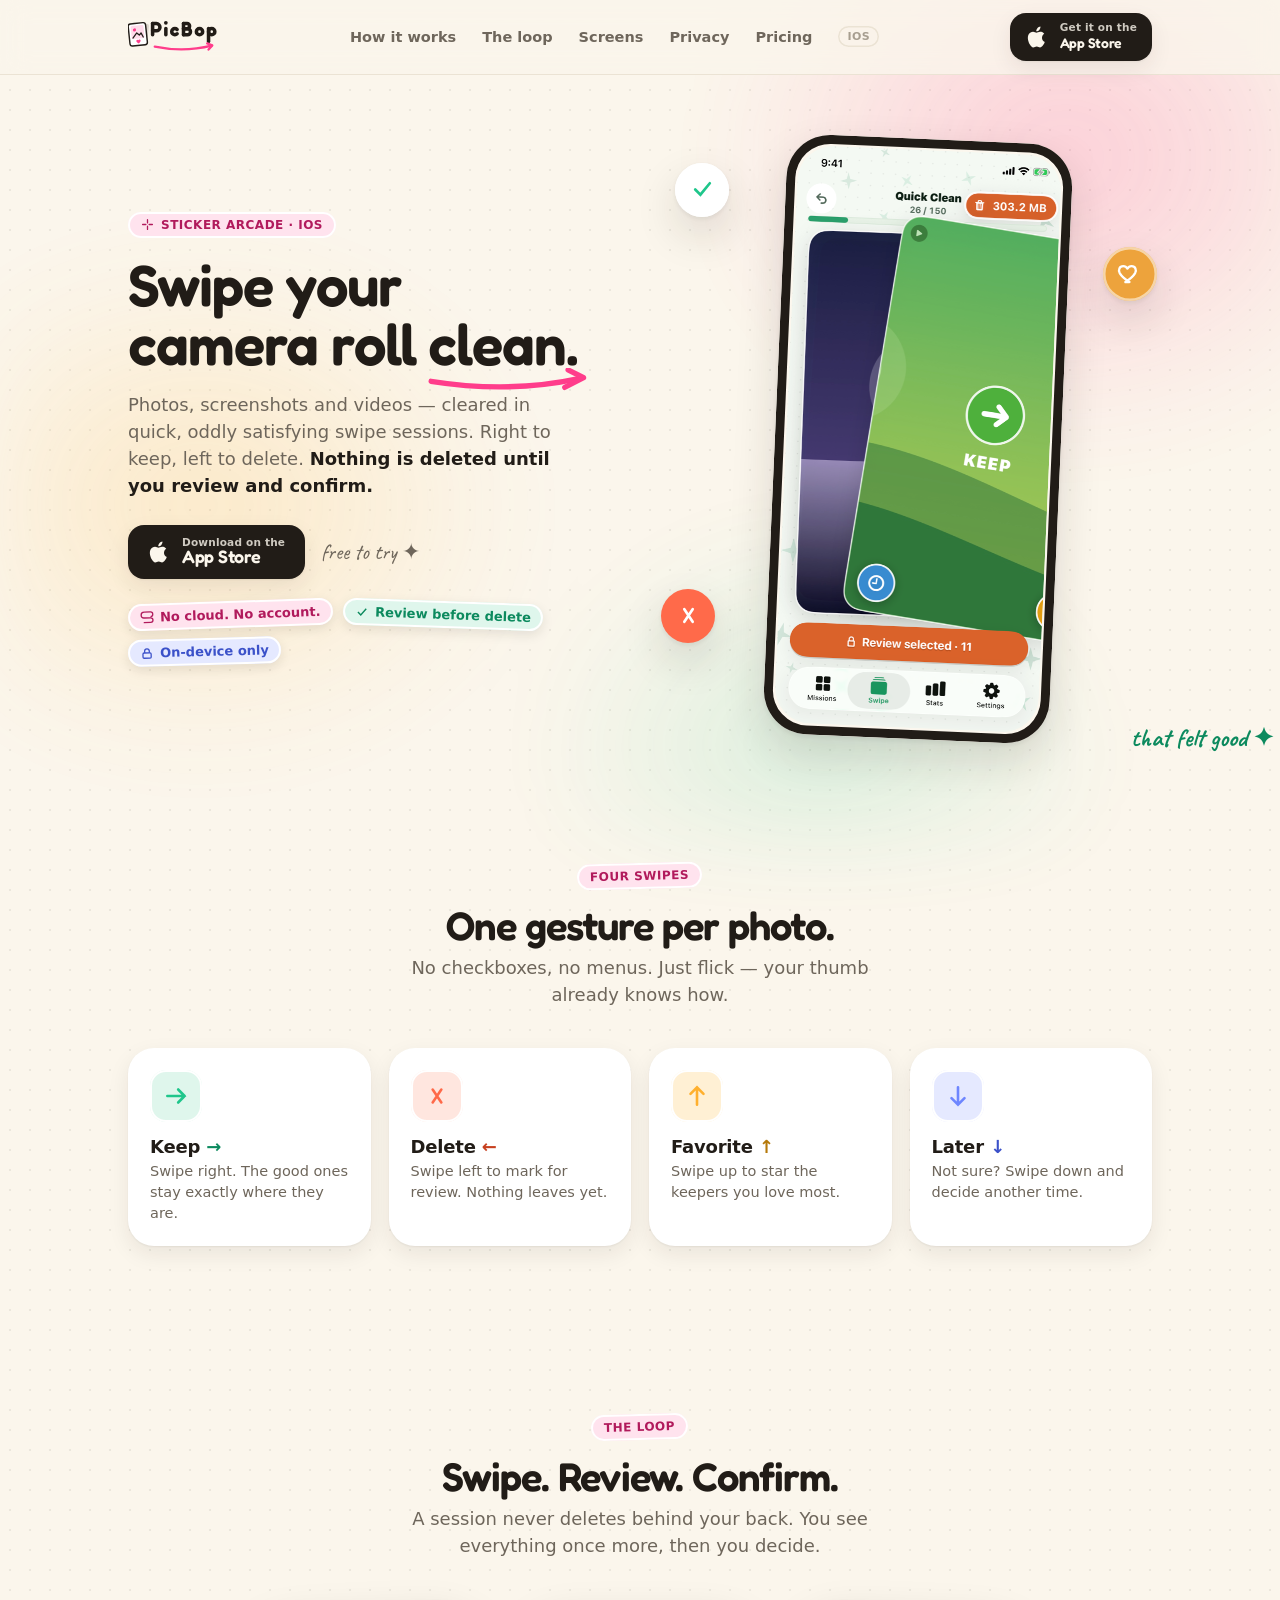
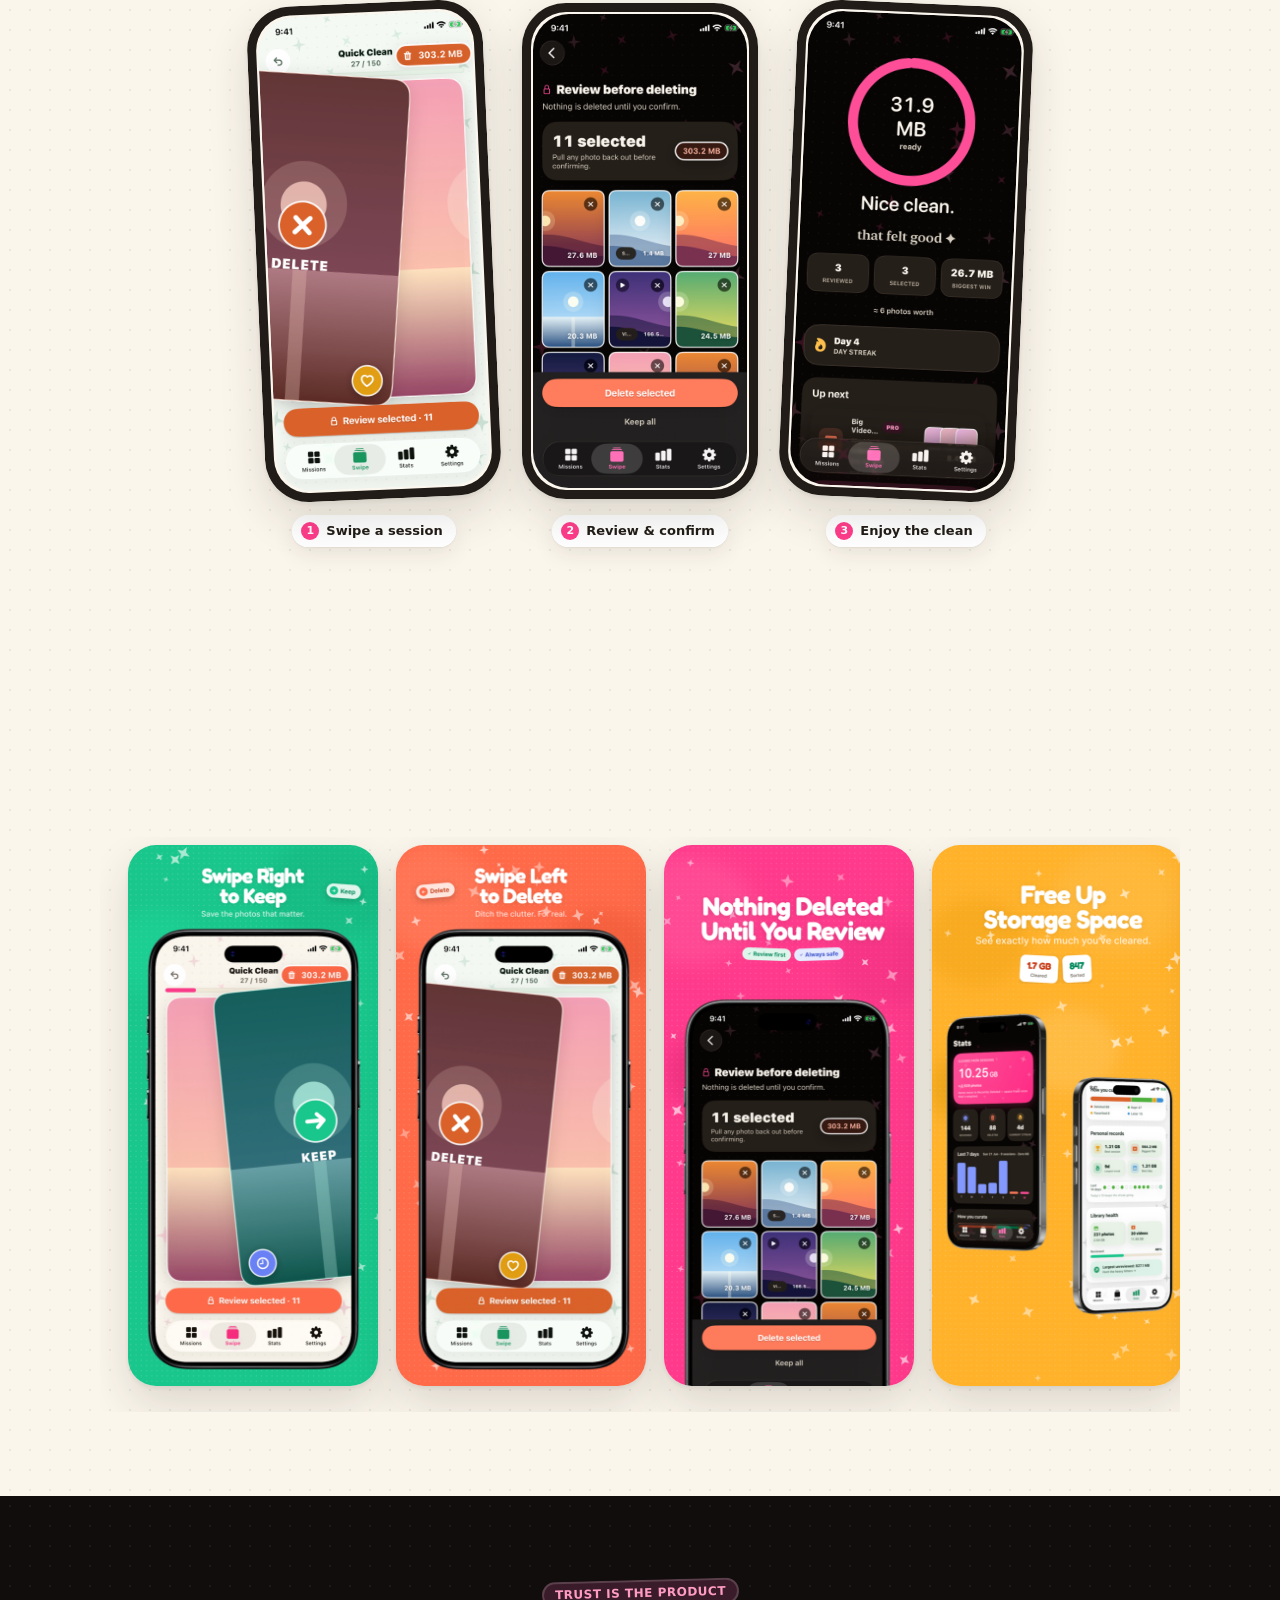
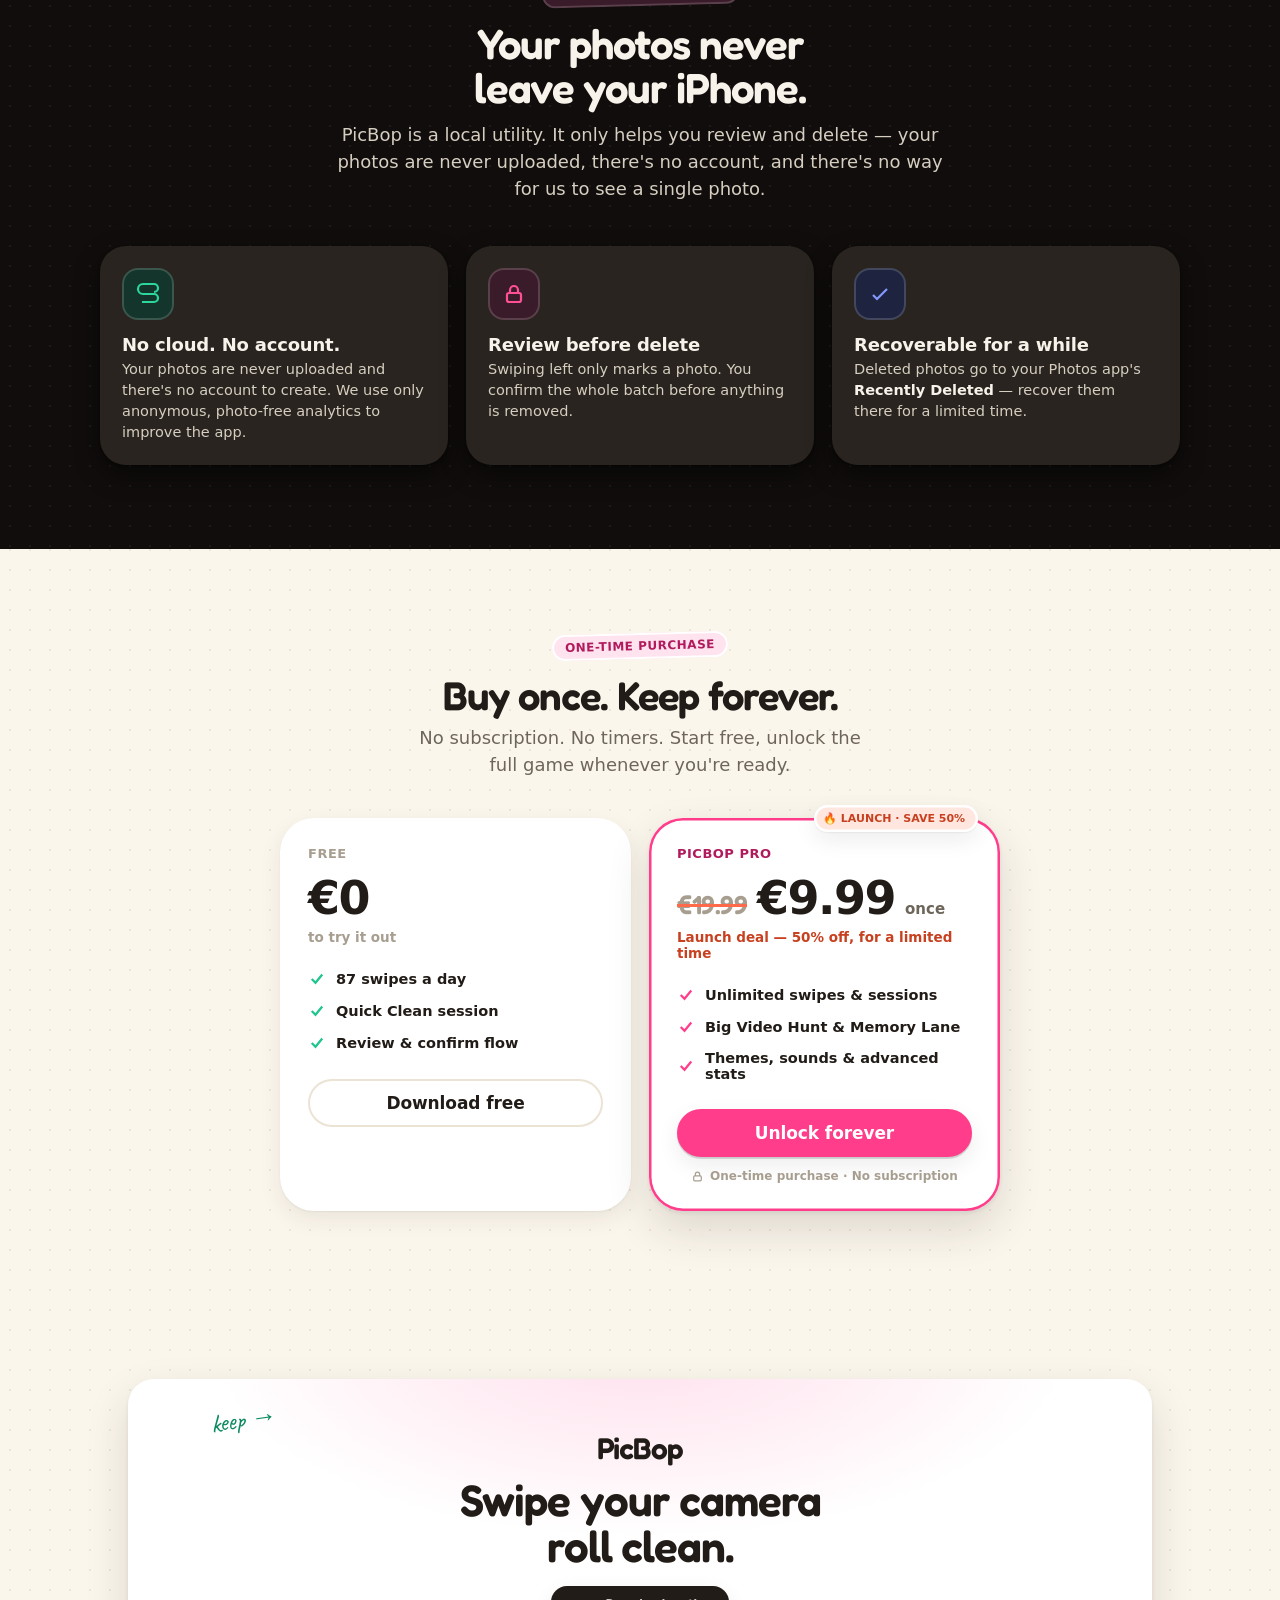
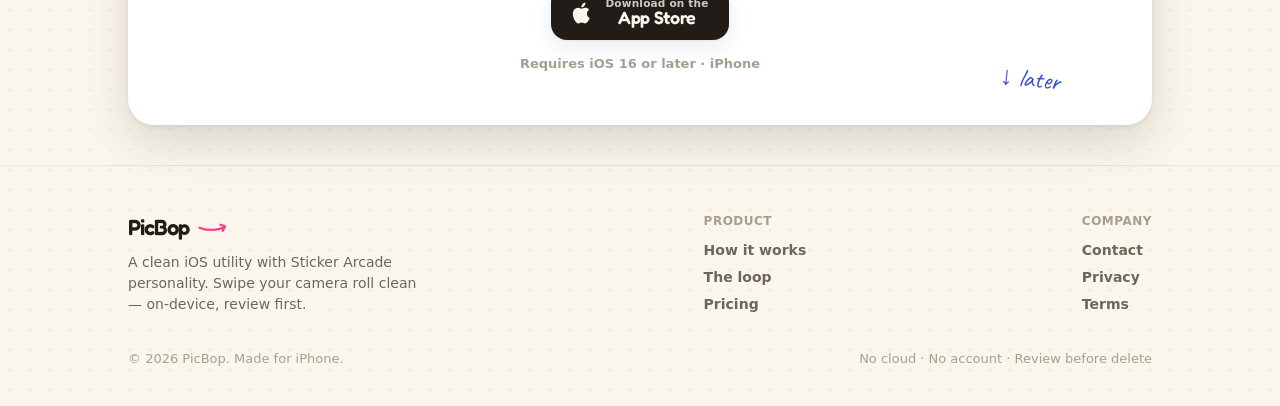
<file: index.html>
<!doctype html>
<html lang="en" data-theme="light">
<head>
<meta charset="utf-8" />
<meta name="viewport" content="width=device-width, initial-scale=1" />
<title>PicBop — Swipe your camera roll clean.</title>
<link rel="stylesheet" href="picbop-theme.css" />
<link rel="stylesheet" href="picbop-site.css" />
<meta name="description" content="Swipe your camera roll clean. PicBop turns photo cleanup into quick, satisfying swipe sessions — keep, delete, favorite, later. Nothing is deleted until you review and confirm. On-device, no account." />
<meta name="theme-color" content="#FBF6EC" media="(prefers-color-scheme: light)" />
<meta name="theme-color" content="#100D0C" media="(prefers-color-scheme: dark)" />
<link rel="icon" href="icon.png" />
<link rel="apple-touch-icon" href="icon.png" />
<meta property="og:type" content="website" />
<meta property="og:site_name" content="PicBop" />
<meta property="og:title" content="PicBop — Swipe your camera roll clean." />
<meta property="og:description" content="Photo cleanup as quick, satisfying swipe sessions. Nothing is deleted until you review and confirm. On-device, no account." />
<meta property="og:url" content="https://picbop.app/" />
<meta property="og:image" content="https://picbop.app/icon.png" />
<meta name="twitter:card" content="summary" />
<meta name="twitter:title" content="PicBop — Swipe your camera roll clean." />
<meta name="twitter:description" content="Photo cleanup as quick, satisfying swipe sessions. Nothing is deleted until you review and confirm." />
<meta name="twitter:image" content="https://picbop.app/icon.png" />
<script>document.documentElement.classList.add('js')</script>
</head>
<body class="site">

<!-- ───────── NAV ───────── -->
<header class="nav">
  <div class="inner">
    <a class="nav-mark" href="index.html">
      <img src="picbop-logo.svg" alt="PicBop" height="34">
    </a>
    <nav class="nav-links">
      <a href="#how">How it works</a>
      <a href="#loop">The loop</a>
      <a href="#screens">Screens</a>
      <a href="#privacy">Privacy</a>
      <a href="#pricing">Pricing</a>
      <span class="nav-ios">iOS</span>
    </nav>
    <a class="appstore" href="#download" style="padding:9px 15px 9px 13px">
      <svg viewBox="0 0 24 24" fill="currentColor"><path d="M17.543 12.642c-.024-2.43 1.984-3.597 2.074-3.654-1.131-1.654-2.891-1.88-3.515-1.905-1.495-.151-2.918.881-3.676.881-.757 0-1.927-.859-3.17-.836-1.631.024-3.134.948-3.973 2.408-1.694 2.936-.433 7.284 1.215 9.668.806 1.167 1.766 2.476 3.025 2.43 1.213-.049 1.671-.785 3.137-.785 1.466 0 1.878.785 3.162.761 1.305-.024 2.131-1.189 2.929-2.36.923-1.354 1.303-2.665 1.326-2.732-.029-.013-2.54-.975-2.565-3.86zM15.1 5.43c.67-.81 1.122-1.938.999-3.06-.966.039-2.134.644-2.826 1.453-.62.717-1.163 1.864-1.018 2.965 1.078.084 2.176-.548 2.845-1.358z"/></svg>
      <span><span class="as-sub" style="display:block">Get it on the</span><span class="as-main" style="font-size:14px">App Store</span></span>
    </a>
  </div>
</header>

<main class="wrap">

  <!-- ───────── HERO ───────── -->
  <section class="hero" id="download">
    <div class="hero-copy reveal-stagger">
      <span class="eyebrow"><svg width="13" height="13" viewBox="0 0 24 24" fill="none" stroke="currentColor" stroke-width="2.4" stroke-linecap="round"><path d="M12 3v6M12 15v6M3 12h6M15 12h6"/></svg> Sticker Arcade · iOS</span>
      <h1 class="h-display" style="font-size:58px;margin:18px 0 16px">Swipe your<br/>camera roll <span class="swoosh">clean.</span></h1>
      <p class="lead" style="max-width:440px">Photos, screenshots and videos — cleared in quick, oddly satisfying swipe sessions. Right to keep, left to delete. <strong style="color:var(--pb-ink);font-weight:700">Nothing is deleted until you review and confirm.</strong></p>
      <div class="hero-cta">
        <a class="appstore" href="#download">
          <svg viewBox="0 0 24 24" fill="currentColor"><path d="M17.543 12.642c-.024-2.43 1.984-3.597 2.074-3.654-1.131-1.654-2.891-1.88-3.515-1.905-1.495-.151-2.918.881-3.676.881-.757 0-1.927-.859-3.17-.836-1.631.024-3.134.948-3.973 2.408-1.694 2.936-.433 7.284 1.215 9.668.806 1.167 1.766 2.476 3.025 2.43 1.213-.049 1.671-.785 3.137-.785 1.466 0 1.878.785 3.162.761 1.305-.024 2.131-1.189 2.929-2.36.923-1.354 1.303-2.665 1.326-2.732-.029-.013-2.54-.975-2.565-3.86zM15.1 5.43c.67-.81 1.122-1.938.999-3.06-.966.039-2.134.644-2.826 1.453-.62.717-1.163 1.864-1.018 2.965 1.078.084 2.176-.548 2.845-1.358z"/></svg>
          <span><span class="as-sub" style="display:block">Download on the</span><span class="as-main">App Store</span></span>
        </a>
        <span class="pb-font-hand" style="font-size:22px;color:var(--pb-ink2)">free to try ✦</span>
      </div>
      <div class="hero-trust">
        <span class="pb-badge"><svg viewBox="0 0 24 24" fill="none" stroke="currentColor" stroke-width="2.2"><path d="M18 10a4 4 0 000-8H7a5 5 0 000 10h11a4 4 0 010 8H6"/></svg> No cloud. No account.</span>
        <span class="pb-badge pb-badge--keep"><svg viewBox="0 0 24 24" fill="none" stroke="currentColor" stroke-width="2.4"><path d="M5 12l5 5 9-11"/></svg> Review before delete</span>
        <span class="pb-badge pb-badge--later"><svg viewBox="0 0 24 24" fill="none" stroke="currentColor" stroke-width="2.2"><rect x="5" y="11" width="14" height="9" rx="2"/><path d="M8 11V8a4 4 0 018 0v3"/></svg> On-device only</span>
      </div>
    </div>

    <!-- hero phone: swipe screen -->
    <div class="hero-art reveal">
      <span class="hero-sticker hero-sticker--keep pb-anim-float" style="--r:-9deg;top:4%;left:-2%;animation-delay:-.4s" aria-hidden="true"><svg viewBox="0 0 24 24" fill="none" stroke="currentColor" stroke-width="2.6" stroke-linecap="round"><path d="M5 12l5 5 9-11"/></svg></span>
      <span class="hero-sticker hero-sticker--del pb-anim-float" style="--r:8deg;bottom:16%;left:-5%;animation-delay:-1.6s" aria-hidden="true"><svg viewBox="0 0 24 24" fill="none" stroke="currentColor" stroke-width="2.6" stroke-linecap="round"><path d="M16 6l-8 12M8 6l8 12"/></svg></span>
      <span class="hero-sticker hero-sticker--fav pb-anim-float" style="--r:-6deg;top:18%;right:-1%;animation-delay:-1s" aria-hidden="true"><svg viewBox="0 0 24 24" fill="none" stroke="currentColor" stroke-width="2.2" stroke-linecap="round" stroke-linejoin="round"><path d="M12 20.2s-7-4.4-9.4-8.6C1 8.5 2.3 5 6 5c2 0 3.3 1.1 4 2.3.7-1.2 2-2.3 4-2.3 3.7 0 5 3.5 3.4 6.6-2.4 4.2-9.4 8.6-9.4 8.6z"/></svg></span>
      <span class="hero-hand pb-anim-float" style="--r:7deg;bottom:-2%;right:-26%;color:var(--pb-keep-ink);animation-delay:-2.2s" aria-hidden="true">that felt good ✦</span>
      <div class="phone phone-tilt pb-anim-float phone--shot" style="--r:2.5deg">
        <div class="scr"><img class="shot" src="screens/hero-swipe.png" width="507" height="1100" alt="PicBop Quick Clean session — swipe right to keep a photo" /></div>
      </div>
    </div>
  </section>

  <!-- ───────── HOW IT WORKS ───────── -->
  <section class="section" id="how">
    <div class="reveal" style="text-align:center;margin-bottom:40px">
      <span class="eyebrow">Four swipes</span>
      <h2 class="h-display" style="font-size:40px;margin:16px 0 8px">One gesture per photo.</h2>
      <p class="lead" style="max-width:480px;margin:0 auto">No checkboxes, no menus. Just flick — your thumb already knows how.</p>
    </div>
    <div class="grid reveal-stagger" style="grid-template-columns:repeat(4,1fr)">
      <div class="swipe-card">
        <div class="swipe-ic" style="background:var(--pb-keep-soft);color:var(--pb-keep)"><svg width="26" height="26" viewBox="0 0 24 24" fill="none" stroke="currentColor" stroke-width="2.4" stroke-linecap="round"><path d="M4 12h16M14 6l6 6-6 6"/></svg></div>
        <div class="feat-title">Keep <span style="color:var(--pb-keep-ink);font-weight:600">→</span></div>
        <p class="feat-body">Swipe right. The good ones stay exactly where they are.</p>
      </div>
      <div class="swipe-card">
        <div class="swipe-ic" style="background:var(--pb-del-soft);color:var(--pb-del)"><svg width="26" height="26" viewBox="0 0 24 24" fill="none" stroke="currentColor" stroke-width="2.4" stroke-linecap="round"><path d="M16 6l-8 12M8 6l8 12"/></svg></div>
        <div class="feat-title">Delete <span style="color:var(--pb-del-ink);font-weight:600">←</span></div>
        <p class="feat-body">Swipe left to mark for review. Nothing leaves yet.</p>
      </div>
      <div class="swipe-card">
        <div class="swipe-ic" style="background:var(--pb-fav-soft);color:var(--pb-fav)"><svg width="26" height="26" viewBox="0 0 24 24" fill="none" stroke="currentColor" stroke-width="2.4" stroke-linecap="round"><path d="M12 20V4M6 10l6-6 6 6"/></svg></div>
        <div class="feat-title">Favorite <span style="color:var(--pb-fav-ink);font-weight:600">↑</span></div>
        <p class="feat-body">Swipe up to star the keepers you love most.</p>
      </div>
      <div class="swipe-card">
        <div class="swipe-ic" style="background:var(--pb-later-soft);color:var(--pb-later)"><svg width="26" height="26" viewBox="0 0 24 24" fill="none" stroke="currentColor" stroke-width="2.4" stroke-linecap="round"><path d="M12 4v16M6 14l6 6 6-6"/></svg></div>
        <div class="feat-title">Later <span style="color:var(--pb-later-ink);font-weight:600">↓</span></div>
        <p class="feat-body">Not sure? Swipe down and decide another time.</p>
      </div>
    </div>
  </section>

  <!-- ───────── THE LOOP ───────── -->
  <section class="section" id="loop">
    <div class="reveal" style="text-align:center;margin-bottom:44px">
      <span class="eyebrow">The loop</span>
      <h2 class="h-display" style="font-size:40px;margin:16px 0 8px">Swipe. Review. Confirm.</h2>
      <p class="lead" style="max-width:500px;margin:0 auto">A session never deletes behind your back. You see everything once more, then you decide.</p>
    </div>
    <div class="pb-row reveal-stagger" style="justify-content:center;align-items:flex-end;gap:30px;flex-wrap:wrap">

      <!-- swipe -->
      <div class="pb-stack" style="align-items:center;gap:16px">
        <div class="phone phone-tilt--l phone--shot" style="width:236px;height:496px">
          <div class="scr"><img class="shot" src="screens/loop-swipe.png" width="508" height="1100" loading="lazy" alt="Swipe left to mark a photo for deletion in a Quick Clean session" /></div>
        </div>
        <span class="pb-chip" style="font-size:13px"><span style="width:18px;height:18px;border-radius:50%;background:var(--pb-pink);color:#fff;display:flex;align-items:center;justify-content:center;font-size:11px;font-weight:800">1</span> Swipe a session</span>
      </div>

      <!-- review -->
      <div class="pb-stack" style="align-items:center;gap:16px">
        <div class="phone phone--shot" style="width:236px;height:496px">
          <div class="scr"><img class="shot" src="screens/loop-review.png" width="508" height="1100" loading="lazy" alt="Review selected photos before deleting — nothing is removed until you confirm" /></div>
        </div>
        <span class="pb-chip" style="font-size:13px"><span style="width:18px;height:18px;border-radius:50%;background:var(--pb-pink);color:#fff;display:flex;align-items:center;justify-content:center;font-size:11px;font-weight:800">2</span> Review &amp; confirm</span>
      </div>

      <!-- result -->
      <div class="pb-stack" style="align-items:center;gap:16px">
        <div class="phone phone-tilt phone--shot" style="width:236px;height:496px">
          <div class="scr"><img class="shot" src="screens/loop-result.png" width="508" height="1100" loading="lazy" alt="Session results — space freed, photos reviewed, and your day streak" /></div>
        </div>
        <span class="pb-chip" style="font-size:13px"><span style="width:18px;height:18px;border-radius:50%;background:var(--pb-pink);color:#fff;display:flex;align-items:center;justify-content:center;font-size:11px;font-weight:800">3</span> Enjoy the clean</span>
      </div>

    </div>
  </section>

  <!-- ───────── SCREENSHOTS ───────── -->
  <section class="section" id="screens" style="padding-top:0">
    <div class="reveal" style="text-align:center;margin-bottom:34px">
      <span class="eyebrow">Straight from the app</span>
      <h2 class="h-display" style="font-size:40px;margin:16px 0 8px">See it in action.</h2>
      <p class="lead" style="max-width:470px;margin:0 auto">Real screens — swipe to keep or delete, review before anything goes, then watch the space come back.</p>
    </div>
    <div class="shots reveal-stagger">
      <div class="shots-card"><img src="screens/store-keep.png" width="508" height="1100" loading="lazy" alt="Swipe right to keep the photos that matter" /></div>
      <div class="shots-card"><img src="screens/store-delete.png" width="508" height="1100" loading="lazy" alt="Swipe left to mark a photo for deletion" /></div>
      <div class="shots-card"><img src="screens/store-review.png" width="508" height="1100" loading="lazy" alt="Nothing is deleted until you review and confirm" /></div>
      <div class="shots-card"><img src="screens/store-space.png" width="508" height="1100" loading="lazy" alt="See exactly how much storage space you've freed" /></div>
      <div class="shots-card"><img src="screens/store-category.png" width="508" height="1100" loading="lazy" alt="Sort and clean by category — screenshots, selfies, videos" /></div>
    </div>
  </section>
</main>

<!-- ───────── PRIVACY STRIP (dark) ───────── -->
<section class="strip-dark" data-theme="dark" id="privacy" style="background-color:var(--pb-bg)">
  <div class="wrap section">
    <div class="reveal" style="text-align:center;max-width:620px;margin:0 auto 44px">
      <span class="eyebrow">Trust is the product</span>
      <h2 class="h-display" style="font-size:42px;margin:16px 0 12px;color:var(--pb-ink)">Your photos never<br/>leave your iPhone.</h2>
      <p class="lead" style="margin:0 auto">PicBop is a local utility. It only helps you review and delete — your photos are never uploaded, there's no account, and there's no way for us to see a single photo.</p>
    </div>
    <div class="grid reveal-stagger" style="grid-template-columns:repeat(3,1fr)">
      <div class="swipe-card" style="background:var(--pb-surface)">
        <div class="swipe-ic" style="background:var(--pb-keep-soft);color:var(--pb-keep)"><svg width="24" height="24" viewBox="0 0 24 24" fill="none" stroke="currentColor" stroke-width="2.2"><path d="M18 10a4 4 0 000-8H7a5 5 0 000 10h11a4 4 0 010 8H6"/></svg></div>
        <div class="feat-title">No cloud. No account.</div>
        <p class="feat-body">Your photos are never uploaded and there's no account to create. We use only anonymous, photo-free analytics to improve the app.</p>
      </div>
      <div class="swipe-card" style="background:var(--pb-surface)">
        <div class="swipe-ic" style="background:var(--pb-pink-soft);color:var(--pb-pink)"><svg width="24" height="24" viewBox="0 0 24 24" fill="none" stroke="currentColor" stroke-width="2.2"><rect x="5" y="11" width="14" height="9" rx="2"/><path d="M8 11V8a4 4 0 018 0v3"/></svg></div>
        <div class="feat-title">Review before delete</div>
        <p class="feat-body">Swiping left only marks a photo. You confirm the whole batch before anything is removed.</p>
      </div>
      <div class="swipe-card" style="background:var(--pb-surface)">
        <div class="swipe-ic" style="background:var(--pb-later-soft);color:var(--pb-later)"><svg width="24" height="24" viewBox="0 0 24 24" fill="none" stroke="currentColor" stroke-width="2.2"><path d="M5 13l4 4L19 7"/></svg></div>
        <div class="feat-title">Recoverable for a while</div>
        <p class="feat-body">Deleted photos go to your Photos app's <strong style="color:var(--pb-ink)">Recently Deleted</strong> — recover them there for a limited time.</p>
      </div>
    </div>
  </div>
</section>

<main class="wrap">
  <!-- ───────── PRICING ───────── -->
  <section class="section" id="pricing">
    <div class="reveal" style="text-align:center;margin-bottom:40px">
      <span class="eyebrow">One-time purchase</span>
      <h2 class="h-display" style="font-size:40px;margin:16px 0 8px">Buy once. Keep forever.</h2>
      <p class="lead" style="max-width:460px;margin:0 auto">No subscription. No timers. Start free, unlock the full game whenever you're ready.</p>
    </div>
    <div class="price-grid reveal-stagger">
      <div class="price-card">
        <div style="font-size:13px;font-weight:700;text-transform:uppercase;letter-spacing:.5px;color:var(--pb-ink3)">Free</div>
        <div class="price-num" style="margin:10px 0 4px">€0</div>
        <div style="font-size:13.5px;font-weight:600;color:var(--pb-ink3);margin-bottom:18px">to try it out</div>
        <div class="price-row"><svg width="18" height="18" viewBox="0 0 24 24" fill="none" stroke="var(--pb-keep)" stroke-width="3"><path d="M5 12l5 5 9-11"/></svg> 87 swipes a day</div>
        <div class="price-row"><svg width="18" height="18" viewBox="0 0 24 24" fill="none" stroke="var(--pb-keep)" stroke-width="3"><path d="M5 12l5 5 9-11"/></svg> Quick Clean session</div>
        <div class="price-row"><svg width="18" height="18" viewBox="0 0 24 24" fill="none" stroke="var(--pb-keep)" stroke-width="3"><path d="M5 12l5 5 9-11"/></svg> Review &amp; confirm flow</div>
        <a class="pb-btn pb-btn--ghost pb-btn--block" href="#download" style="margin-top:20px">Download free</a>
      </div>
      <div class="price-card price-card--pro">
        <span class="pb-chip pb-chip--del pb-chip--fill pb-anim-badgepop" style="position:absolute;top:-13px;right:22px;transform:rotate(3deg);font-size:11px">🔥 LAUNCH · SAVE 50%</span>
        <div style="font-size:13px;font-weight:700;text-transform:uppercase;letter-spacing:.5px;color:var(--pb-pink-ink)">PicBop Pro</div>
        <div class="pb-row" style="align-items:baseline;gap:10px;margin:10px 0 4px;flex-wrap:wrap"><span style="font-family:var(--pb-display);font-weight:600;font-size:26px;letter-spacing:-.5px;color:var(--pb-ink3);text-decoration:line-through;text-decoration-color:var(--pb-del);text-decoration-thickness:2.5px">€19.99</span><span class="price-num">€9.99</span><span style="font-size:15px;font-weight:700;color:var(--pb-ink2)">once</span></div>
        <div style="font-size:13.5px;font-weight:600;color:var(--pb-del-ink);margin-bottom:18px">Launch deal — 50% off, for a limited time</div>
        <div class="price-row"><svg width="18" height="18" viewBox="0 0 24 24" fill="none" stroke="var(--pb-pink)" stroke-width="3"><path d="M5 12l5 5 9-11"/></svg> Unlimited swipes &amp; sessions</div>
        <div class="price-row"><svg width="18" height="18" viewBox="0 0 24 24" fill="none" stroke="var(--pb-pink)" stroke-width="3"><path d="M5 12l5 5 9-11"/></svg> Big Video Hunt &amp; Memory Lane</div>
        <div class="price-row"><svg width="18" height="18" viewBox="0 0 24 24" fill="none" stroke="var(--pb-pink)" stroke-width="3"><path d="M5 12l5 5 9-11"/></svg> Themes, sounds &amp; advanced stats</div>
        <a class="pb-btn pb-btn--block" href="#download" style="margin-top:20px">Unlock forever</a>
        <div class="pb-row" style="justify-content:center;gap:6px;margin-top:12px"><svg width="13" height="13" viewBox="0 0 24 24" fill="none" stroke="var(--pb-ink3)" stroke-width="2.2"><rect x="5" y="11" width="14" height="9" rx="2"/><path d="M8 11V8a4 4 0 018 0v3"/></svg><span style="font-size:12px;font-weight:600;color:var(--pb-ink3)">One-time purchase · No subscription</span></div>
      </div>
    </div>
  </section>

  <!-- ───────── FINAL CTA ───────── -->
  <section class="section reveal" style="text-align:center;padding-bottom:40px">
    <div class="pb-card cta-final" style="padding:54px 28px;box-shadow:var(--pb-shadow-lg);position:relative;overflow:hidden">
      <span class="pb-font-hand" style="position:absolute;top:24px;left:8%;font-size:26px;color:var(--pb-keep-ink);transform:rotate(-8deg)">keep →</span>
      <span class="pb-font-hand" style="position:absolute;bottom:30px;right:9%;font-size:26px;color:var(--pb-later-ink);transform:rotate(6deg)">↓ later</span>
      <span class="pb-wordmark"><b style="font-family:var(--pb-display);font-weight:600;font-size:30px;letter-spacing:-1px">PicBop</b></span>
      <h2 class="h-display" style="font-size:44px;margin:14px 0 18px">Swipe your camera<br/>roll clean.</h2>
      <a class="appstore" href="#download" style="margin:0 auto">
        <svg viewBox="0 0 24 24" fill="currentColor"><path d="M17.543 12.642c-.024-2.43 1.984-3.597 2.074-3.654-1.131-1.654-2.891-1.88-3.515-1.905-1.495-.151-2.918.881-3.676.881-.757 0-1.927-.859-3.17-.836-1.631.024-3.134.948-3.973 2.408-1.694 2.936-.433 7.284 1.215 9.668.806 1.167 1.766 2.476 3.025 2.43 1.213-.049 1.671-.785 3.137-.785 1.466 0 1.878.785 3.162.761 1.305-.024 2.131-1.189 2.929-2.36.923-1.354 1.303-2.665 1.326-2.732-.029-.013-2.54-.975-2.565-3.86zM15.1 5.43c.67-.81 1.122-1.938.999-3.06-.966.039-2.134.644-2.826 1.453-.62.717-1.163 1.864-1.018 2.965 1.078.084 2.176-.548 2.845-1.358z"/></svg>
        <span><span class="as-sub" style="display:block">Download on the</span><span class="as-main">App Store</span></span>
      </a>
      <p style="font-size:13px;font-weight:600;color:var(--pb-ink3);margin:16px 0 0">Requires iOS 16 or later · iPhone</p>
    </div>
  </section>
</main>

<!-- ───────── FOOTER ───────── -->
<footer class="footer">
  <div class="wrap">
    <div class="cols">
      <div style="max-width:300px">
        <span class="nav-mark"><b style="font-family:var(--pb-display);font-weight:600;font-size:22px;letter-spacing:-1px">PicBop</b>
          <svg width="30" height="10" viewBox="0 0 40 12" fill="none"><path d="M2 7c8 4 24 4 33-1" stroke="var(--pb-pink)" stroke-width="3" stroke-linecap="round"/><path d="M30 3l6 2-3 6" stroke="var(--pb-pink)" stroke-width="3" stroke-linecap="round" stroke-linejoin="round"/></svg></span>
        <p style="font-size:14px;line-height:1.5;color:var(--pb-ink2);margin:12px 0 0">A clean iOS utility with Sticker Arcade personality. Swipe your camera roll clean — on-device, review first.</p>
      </div>
      <div>
        <div class="footer-col-h">Product</div>
        <div class="footer-links">
          <a href="#how">How it works</a>
          <a href="#loop">The loop</a>
          <a href="#pricing">Pricing</a>
        </div>
      </div>
      <div>
        <div class="footer-col-h">Company</div>
        <div class="footer-links">
          <a href="contact.html">Contact</a>
          <a href="privacy.html">Privacy</a>
          <a href="terms.html">Terms</a>
        </div>
      </div>
    </div>
    <div class="footer-fine">
      <span>© 2026 PicBop. Made for iPhone.</span>
      <span>No cloud · No account · Review before delete</span>
    </div>
  </div>
</footer>

<script>
(function(){
  var io=new IntersectionObserver(function(es){
    es.forEach(function(e){ if(e.isIntersecting){ e.target.classList.add('is-in'); io.unobserve(e.target); } });
  },{threshold:.12,rootMargin:'0px 0px -8% 0px'});
  document.querySelectorAll('.reveal,.reveal-stagger').forEach(function(el){ io.observe(el); });
  var nav=document.querySelector('.nav');
  addEventListener('scroll',function(){ nav.classList.toggle('is-stuck',scrollY>8); },{passive:true});
})();
</script>

</body>
</html>
</file>
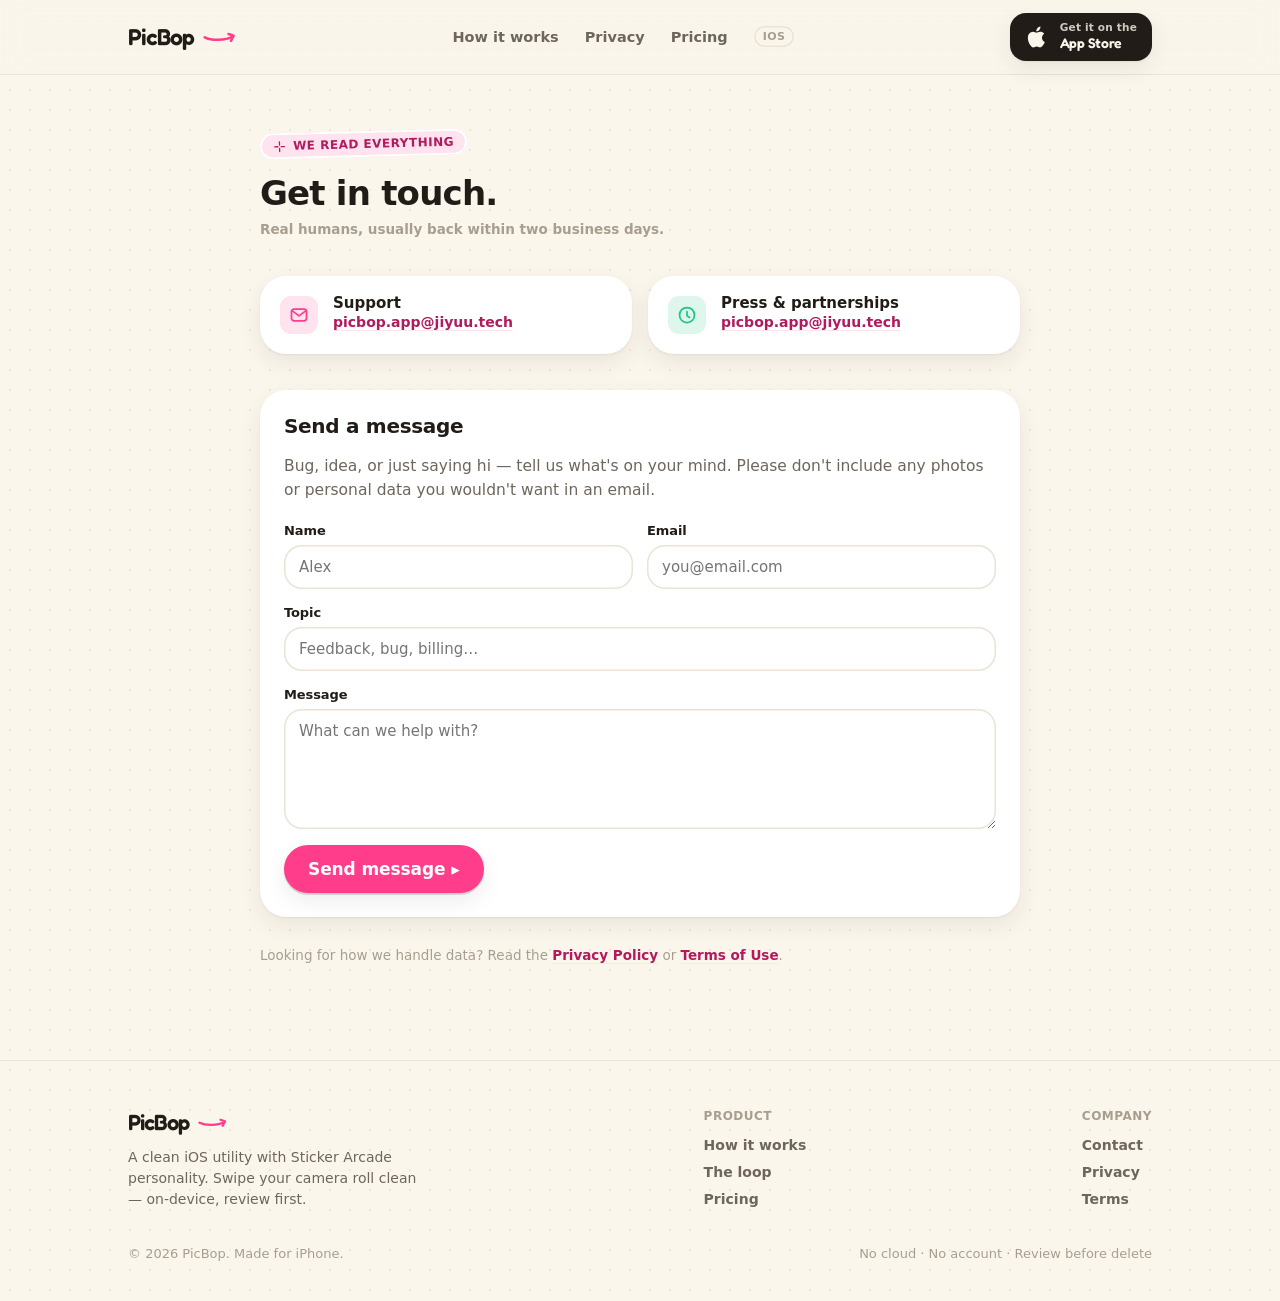
<file: contact.html>
<!doctype html>
<html lang="en" data-theme="light">
<head>
<meta charset="utf-8" />
<meta name="viewport" content="width=device-width, initial-scale=1" />
<title>PicBop — Contact</title>
<link rel="stylesheet" href="picbop-theme.css" />
<link rel="stylesheet" href="picbop-site.css" />
<meta name="description" content="Get in touch with the PicBop team — support, press, and partnerships. Real humans, usually back within two business days." />
<meta name="theme-color" content="#FBF6EC" media="(prefers-color-scheme: light)" />
<meta name="theme-color" content="#100D0C" media="(prefers-color-scheme: dark)" />
<link rel="icon" href="icon.png" />
<link rel="apple-touch-icon" href="icon.png" />
<meta property="og:type" content="website" />
<meta property="og:site_name" content="PicBop" />
<meta property="og:title" content="PicBop — Contact" />
<meta property="og:description" content="Support, press, and partnerships. Real humans, usually back within two business days." />
<meta property="og:url" content="https://picbop.app/contact" />
<meta property="og:image" content="https://picbop.app/icon.png" />
<meta name="twitter:card" content="summary" />
<meta name="twitter:title" content="PicBop — Contact" />
<meta name="twitter:description" content="Support, press, and partnerships. Real humans, usually back within two business days." />
<meta name="twitter:image" content="https://picbop.app/icon.png" />
</head>
<body class="site">

<header class="nav">
  <div class="inner">
    <a class="nav-mark" href="index.html">
      <b>PicBop</b>
      <svg width="34" height="11" viewBox="0 0 40 12" fill="none"><path d="M2 7c8 4 24 4 33-1" stroke="var(--pb-pink)" stroke-width="3" stroke-linecap="round"/><path d="M30 3l6 2-3 6" stroke="var(--pb-pink)" stroke-width="3" stroke-linecap="round" stroke-linejoin="round"/></svg>
    </a>
    <nav class="nav-links">
      <a href="index.html#how">How it works</a>
      <a href="index.html#privacy">Privacy</a>
      <a href="index.html#pricing">Pricing</a>
      <span class="nav-ios">iOS</span>
    </nav>
    <a class="appstore" href="index.html#download" style="padding:9px 15px 9px 13px">
      <svg viewBox="0 0 24 24" fill="currentColor"><path d="M17.543 12.642c-.024-2.43 1.984-3.597 2.074-3.654-1.131-1.654-2.891-1.88-3.515-1.905-1.495-.151-2.918.881-3.676.881-.757 0-1.927-.859-3.17-.836-1.631.024-3.134.948-3.973 2.408-1.694 2.936-.433 7.284 1.215 9.668.806 1.167 1.766 2.476 3.025 2.43 1.213-.049 1.671-.785 3.137-.785 1.466 0 1.878.785 3.162.761 1.305-.024 2.131-1.189 2.929-2.36.923-1.354 1.303-2.665 1.326-2.732-.029-.013-2.54-.975-2.565-3.86zM15.1 5.43c.67-.81 1.122-1.938.999-3.06-.966.039-2.134.644-2.826 1.453-.62.717-1.163 1.864-1.018 2.965 1.078.084 2.176-.548 2.845-1.358z"/></svg>
      <span><span class="as-sub" style="display:block">Get it on the</span><span class="as-main" style="font-size:14px">App Store</span></span>
    </a>
  </div>
</header>

<main class="wrap wrap--narrow doc">
  <span class="eyebrow"><svg width="13" height="13" viewBox="0 0 24 24" fill="none" stroke="currentColor" stroke-width="2.4" stroke-linecap="round"><path d="M12 3v6M12 15v6M3 12h6M15 12h6"/></svg> We read everything</span>
  <h1 style="margin-top:16px">Get in touch.</h1>
  <p class="updated">Real humans, usually back within two business days.</p>

  <div class="grid" style="grid-template-columns:1fr 1fr;gap:16px;margin-bottom:36px">
    <div class="pb-card pb-row" style="gap:13px;align-items:flex-start">
      <span class="swipe-ic" style="width:42px;height:42px;border-radius:13px;background:var(--pb-pink-soft);color:var(--pb-pink)"><svg width="20" height="20" viewBox="0 0 24 24" fill="none" stroke="currentColor" stroke-width="2.1" stroke-linecap="round" stroke-linejoin="round"><rect x="3" y="5" width="18" height="14" rx="3"/><path d="M4 7l8 6 8-6"/></svg></span>
      <div class="pb-stack" style="gap:2px"><span style="font-size:15px;font-weight:700;color:var(--pb-ink)">Support</span><a class="link" href="mailto:picbop.app@jiyuu.tech" style="font-size:14px">picbop.app@jiyuu.tech</a></div>
    </div>
    <div class="pb-card pb-row" style="gap:13px;align-items:flex-start">
      <span class="swipe-ic" style="width:42px;height:42px;border-radius:13px;background:var(--pb-keep-soft);color:var(--pb-keep)"><svg width="20" height="20" viewBox="0 0 24 24" fill="none" stroke="currentColor" stroke-width="2.1" stroke-linecap="round" stroke-linejoin="round"><path d="M12 8v5l3 2"/><circle cx="12" cy="12" r="9"/></svg></span>
      <div class="pb-stack" style="gap:2px"><span style="font-size:15px;font-weight:700;color:var(--pb-ink)">Press &amp; partnerships</span><a class="link" href="mailto:picbop.app@jiyuu.tech" style="font-size:14px">picbop.app@jiyuu.tech</a></div>
    </div>
  </div>

  <div class="pb-card" style="padding:24px">
    <h2 style="margin-top:0">Send a message</h2>
    <p style="margin-bottom:20px">Bug, idea, or just saying hi — tell us what's on your mind. Please don't include any photos or personal data you wouldn't want in an email.</p>
    <form onsubmit="event.preventDefault();this.querySelector('.sent').style.display='flex';this.querySelector('button').textContent='Sent ✦';this.querySelector('button').disabled=true;">
      <div class="pb-row" style="gap:14px;flex-wrap:wrap">
        <div class="field" style="flex:1;min-width:180px"><label for="n">Name</label><input id="n" type="text" placeholder="Alex" required /></div>
        <div class="field" style="flex:1;min-width:180px"><label for="e">Email</label><input id="e" type="email" placeholder="you@email.com" required /></div>
      </div>
      <div class="field"><label for="t">Topic</label><input id="t" type="text" placeholder="Feedback, bug, billing…" /></div>
      <div class="field"><label for="m">Message</label><textarea id="m" placeholder="What can we help with?" required></textarea></div>
      <div class="pb-row" style="gap:14px;flex-wrap:wrap">
        <button class="pb-btn" type="submit">Send message ▸</button>
        <span class="sent pb-row" style="display:none;gap:7px;color:var(--pb-keep-ink);font-weight:600;font-size:14px"><svg width="18" height="18" viewBox="0 0 24 24" fill="none" stroke="currentColor" stroke-width="2.6"><path d="M5 12l5 5 9-11"/></svg> Thanks — we'll be in touch.</span>
      </div>
    </form>
  </div>

  <p style="margin-top:28px;font-size:13.5px;color:var(--pb-ink3)">Looking for how we handle data? Read the <a class="link" href="privacy.html">Privacy Policy</a> or <a class="link" href="terms.html">Terms of Use</a>.</p>
</main>

<footer class="footer">
  <div class="wrap">
    <div class="cols">
      <div style="max-width:300px">
        <span class="nav-mark"><b style="font-family:var(--pb-display);font-weight:600;font-size:22px;letter-spacing:-1px">PicBop</b>
          <svg width="30" height="10" viewBox="0 0 40 12" fill="none"><path d="M2 7c8 4 24 4 33-1" stroke="var(--pb-pink)" stroke-width="3" stroke-linecap="round"/><path d="M30 3l6 2-3 6" stroke="var(--pb-pink)" stroke-width="3" stroke-linecap="round" stroke-linejoin="round"/></svg></span>
        <p style="font-size:14px;line-height:1.5;color:var(--pb-ink2);margin:12px 0 0">A clean iOS utility with Sticker Arcade personality. Swipe your camera roll clean — on-device, review first.</p>
      </div>
      <div>
        <div class="footer-col-h">Product</div>
        <div class="footer-links">
          <a href="index.html#how">How it works</a>
          <a href="index.html#loop">The loop</a>
          <a href="index.html#pricing">Pricing</a>
        </div>
      </div>
      <div>
        <div class="footer-col-h">Company</div>
        <div class="footer-links">
          <a href="contact.html">Contact</a>
          <a href="privacy.html">Privacy</a>
          <a href="terms.html">Terms</a>
        </div>
      </div>
    </div>
    <div class="footer-fine">
      <span>© 2026 PicBop. Made for iPhone.</span>
      <span>No cloud · No account · Review before delete</span>
    </div>
  </div>
</footer>

</body>
</html>
</file>
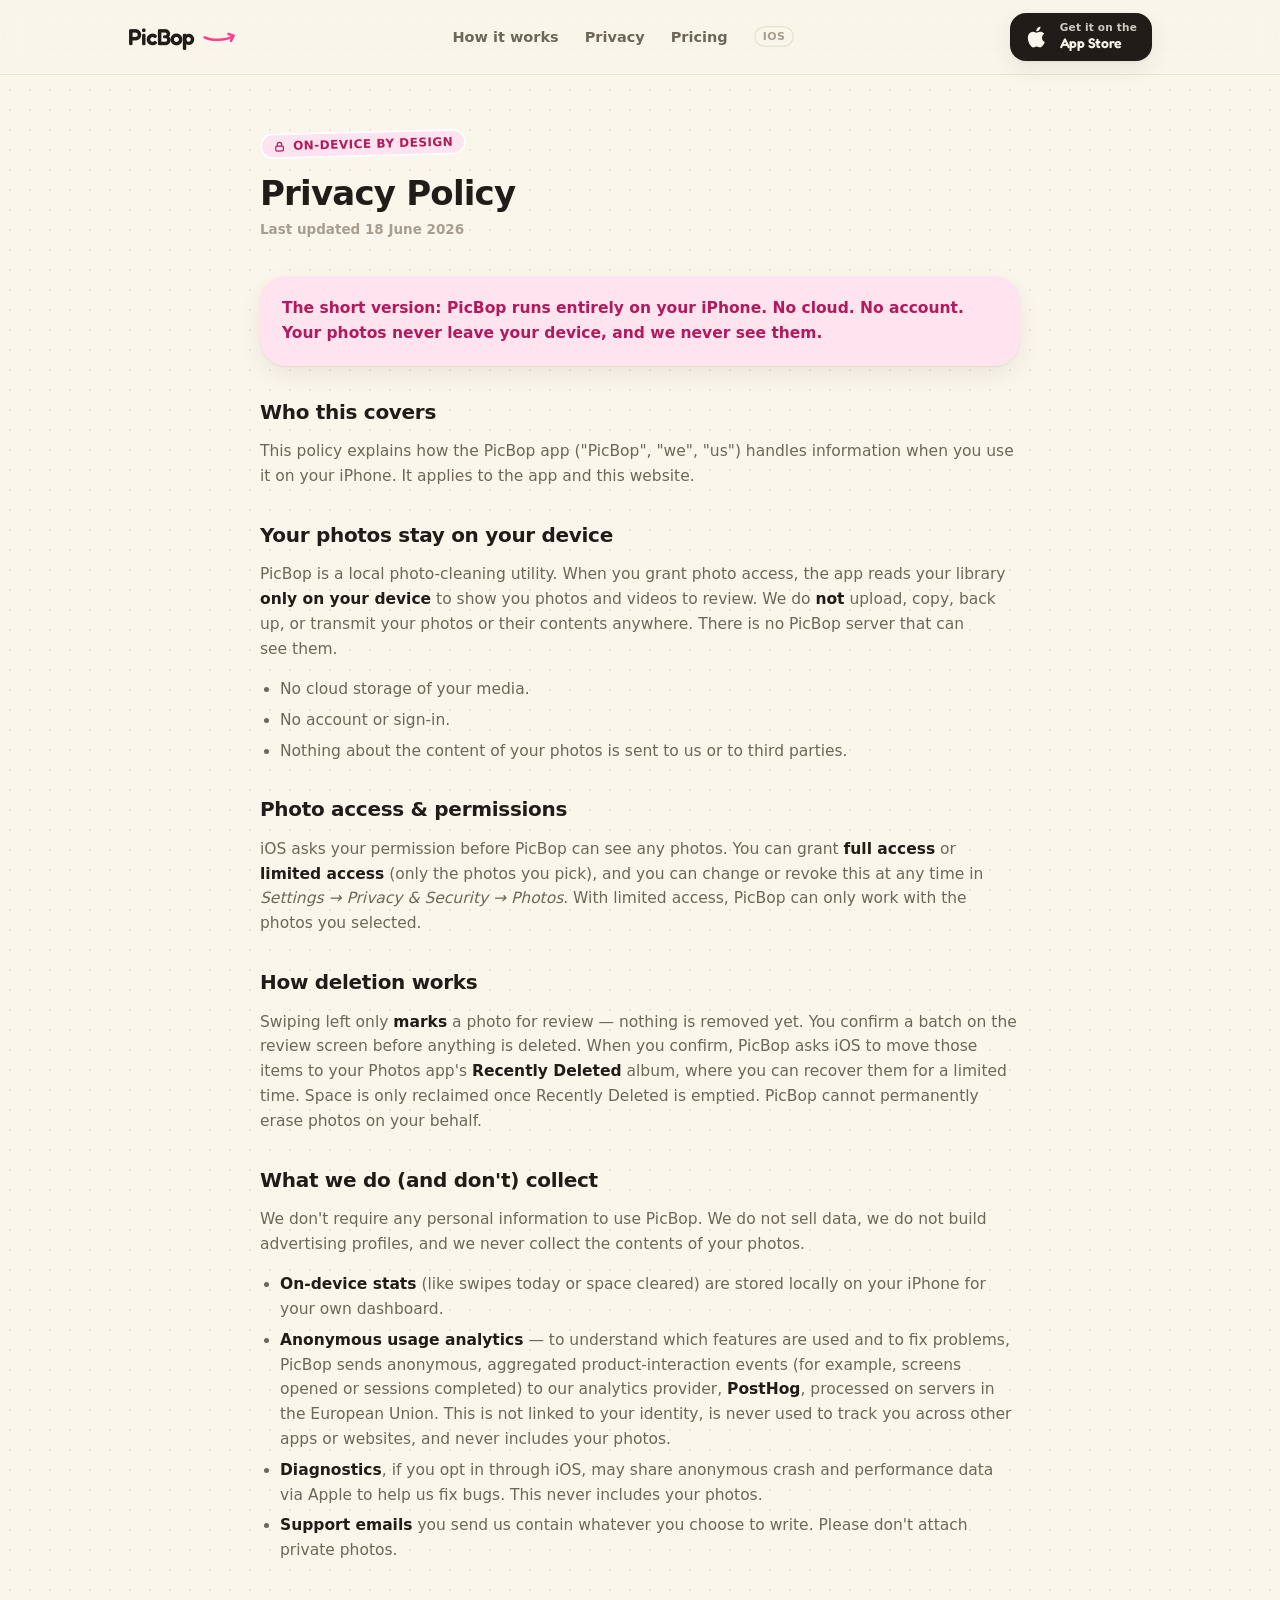
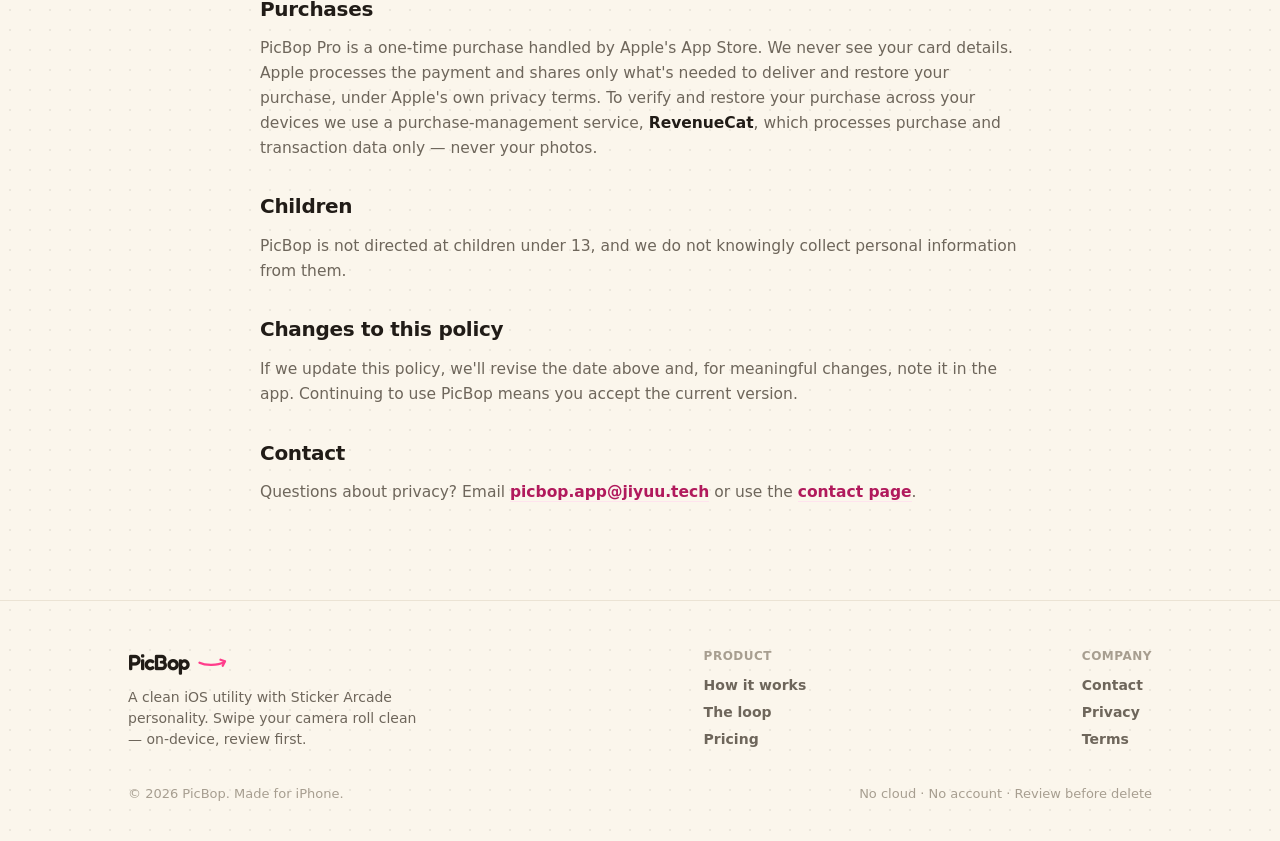
<file: privacy.html>
<!doctype html>
<html lang="en" data-theme="light">
<head>
<meta charset="utf-8" />
<meta name="viewport" content="width=device-width, initial-scale=1" />
<title>PicBop — Privacy Policy</title>
<link rel="stylesheet" href="picbop-theme.css" />
<link rel="stylesheet" href="picbop-site.css" />
<meta name="description" content="How PicBop handles your data: on-device by design. No cloud, no account — your photos never leave your iPhone, and we never see them." />
<meta name="theme-color" content="#FBF6EC" media="(prefers-color-scheme: light)" />
<meta name="theme-color" content="#100D0C" media="(prefers-color-scheme: dark)" />
<link rel="icon" href="icon.png" />
<link rel="apple-touch-icon" href="icon.png" />
<meta property="og:type" content="website" />
<meta property="og:site_name" content="PicBop" />
<meta property="og:title" content="PicBop — Privacy Policy" />
<meta property="og:description" content="On-device by design. No cloud, no account — your photos never leave your iPhone." />
<meta property="og:url" content="https://picbop.app/privacy" />
<meta property="og:image" content="https://picbop.app/icon.png" />
<meta name="twitter:card" content="summary" />
<meta name="twitter:title" content="PicBop — Privacy Policy" />
<meta name="twitter:description" content="On-device by design. No cloud, no account — your photos never leave your iPhone." />
<meta name="twitter:image" content="https://picbop.app/icon.png" />
</head>
<body class="site">

<header class="nav">
  <div class="inner">
    <a class="nav-mark" href="index.html">
      <b>PicBop</b>
      <svg width="34" height="11" viewBox="0 0 40 12" fill="none"><path d="M2 7c8 4 24 4 33-1" stroke="var(--pb-pink)" stroke-width="3" stroke-linecap="round"/><path d="M30 3l6 2-3 6" stroke="var(--pb-pink)" stroke-width="3" stroke-linecap="round" stroke-linejoin="round"/></svg>
    </a>
    <nav class="nav-links">
      <a href="index.html#how">How it works</a>
      <a href="index.html#privacy">Privacy</a>
      <a href="index.html#pricing">Pricing</a>
      <span class="nav-ios">iOS</span>
    </nav>
    <a class="appstore" href="index.html#download" style="padding:9px 15px 9px 13px">
      <svg viewBox="0 0 24 24" fill="currentColor"><path d="M17.543 12.642c-.024-2.43 1.984-3.597 2.074-3.654-1.131-1.654-2.891-1.88-3.515-1.905-1.495-.151-2.918.881-3.676.881-.757 0-1.927-.859-3.17-.836-1.631.024-3.134.948-3.973 2.408-1.694 2.936-.433 7.284 1.215 9.668.806 1.167 1.766 2.476 3.025 2.43 1.213-.049 1.671-.785 3.137-.785 1.466 0 1.878.785 3.162.761 1.305-.024 2.131-1.189 2.929-2.36.923-1.354 1.303-2.665 1.326-2.732-.029-.013-2.54-.975-2.565-3.86zM15.1 5.43c.67-.81 1.122-1.938.999-3.06-.966.039-2.134.644-2.826 1.453-.62.717-1.163 1.864-1.018 2.965 1.078.084 2.176-.548 2.845-1.358z"/></svg>
      <span><span class="as-sub" style="display:block">Get it on the</span><span class="as-main" style="font-size:14px">App Store</span></span>
    </a>
  </div>
</header>

<main class="wrap wrap--narrow doc">
  <span class="eyebrow"><svg width="13" height="13" viewBox="0 0 24 24" fill="none" stroke="currentColor" stroke-width="2.2"><rect x="5" y="11" width="14" height="9" rx="2"/><path d="M8 11V8a4 4 0 018 0v3"/></svg> On-device by design</span>
  <h1 style="margin-top:16px">Privacy Policy</h1>
  <p class="updated">Last updated 18 June 2026</p>

  <div class="pb-card" style="padding:20px 22px;background:var(--pb-pink-soft);margin-bottom:30px">
    <p style="margin:0;color:var(--pb-pink-ink);font-weight:600;font-size:15.5px">The short version: PicBop runs entirely on your iPhone. <strong style="color:var(--pb-pink-ink)">No cloud. No account.</strong> Your photos never leave your device, and we never see them.</p>
  </div>

  <h2>Who this covers</h2>
  <p>This policy explains how the PicBop app ("PicBop", "we", "us") handles information when you use it on your iPhone. It applies to the app and this website.</p>

  <h2>Your photos stay on your device</h2>
  <p>PicBop is a local photo-cleaning utility. When you grant photo access, the app reads your library <strong>only on your device</strong> to show you photos and videos to review. We do <strong>not</strong> upload, copy, back up, or transmit your photos or their contents anywhere. There is no PicBop server that can see them.</p>
  <ul>
    <li>No cloud storage of your media.</li>
    <li>No account or sign-in.</li>
    <li>Nothing about the content of your photos is sent to us or to third parties.</li>
  </ul>

  <h2>Photo access &amp; permissions</h2>
  <p>iOS asks your permission before PicBop can see any photos. You can grant <strong>full access</strong> or <strong>limited access</strong> (only the photos you pick), and you can change or revoke this at any time in <em>Settings → Privacy &amp; Security → Photos</em>. With limited access, PicBop can only work with the photos you selected.</p>

  <h2>How deletion works</h2>
  <p>Swiping left only <strong>marks</strong> a photo for review — nothing is removed yet. You confirm a batch on the review screen before anything is deleted. When you confirm, PicBop asks iOS to move those items to your Photos app's <strong>Recently Deleted</strong> album, where you can recover them for a limited time. Space is only reclaimed once Recently Deleted is emptied. PicBop cannot permanently erase photos on your behalf.</p>

  <h2>What we do (and don't) collect</h2>
  <p>We don't require any personal information to use PicBop. We do not sell data, we do not build advertising profiles, and we never collect the contents of your photos.</p>
  <ul>
    <li><strong>On-device stats</strong> (like swipes today or space cleared) are stored locally on your iPhone for your own dashboard.</li>
    <li><strong>Anonymous usage analytics</strong> — to understand which features are used and to fix problems, PicBop sends anonymous, aggregated product-interaction events (for example, screens opened or sessions completed) to our analytics provider, <strong>PostHog</strong>, processed on servers in the European Union. This is not linked to your identity, is never used to track you across other apps or websites, and never includes your photos.</li>
    <li><strong>Diagnostics</strong>, if you opt in through iOS, may share anonymous crash and performance data via Apple to help us fix bugs. This never includes your photos.</li>
    <li><strong>Support emails</strong> you send us contain whatever you choose to write. Please don't attach private photos.</li>
  </ul>

  <h2>Purchases</h2>
  <p>PicBop Pro is a one-time purchase handled by Apple's App Store. We never see your card details. Apple processes the payment and shares only what's needed to deliver and restore your purchase, under Apple's own privacy terms. To verify and restore your purchase across your devices we use a purchase-management service, <strong>RevenueCat</strong>, which processes purchase and transaction data only — never your photos.</p>

  <h2>Children</h2>
  <p>PicBop is not directed at children under 13, and we do not knowingly collect personal information from them.</p>

  <h2>Changes to this policy</h2>
  <p>If we update this policy, we'll revise the date above and, for meaningful changes, note it in the app. Continuing to use PicBop means you accept the current version.</p>

  <h2>Contact</h2>
  <p>Questions about privacy? Email <a class="link" href="mailto:picbop.app@jiyuu.tech">picbop.app@jiyuu.tech</a> or use the <a class="link" href="contact.html">contact page</a>.</p>
</main>

<footer class="footer">
  <div class="wrap">
    <div class="cols">
      <div style="max-width:300px">
        <span class="nav-mark"><b style="font-family:var(--pb-display);font-weight:600;font-size:22px;letter-spacing:-1px">PicBop</b>
          <svg width="30" height="10" viewBox="0 0 40 12" fill="none"><path d="M2 7c8 4 24 4 33-1" stroke="var(--pb-pink)" stroke-width="3" stroke-linecap="round"/><path d="M30 3l6 2-3 6" stroke="var(--pb-pink)" stroke-width="3" stroke-linecap="round" stroke-linejoin="round"/></svg></span>
        <p style="font-size:14px;line-height:1.5;color:var(--pb-ink2);margin:12px 0 0">A clean iOS utility with Sticker Arcade personality. Swipe your camera roll clean — on-device, review first.</p>
      </div>
      <div>
        <div class="footer-col-h">Product</div>
        <div class="footer-links">
          <a href="index.html#how">How it works</a>
          <a href="index.html#loop">The loop</a>
          <a href="index.html#pricing">Pricing</a>
        </div>
      </div>
      <div>
        <div class="footer-col-h">Company</div>
        <div class="footer-links">
          <a href="contact.html">Contact</a>
          <a href="privacy.html">Privacy</a>
          <a href="terms.html">Terms</a>
        </div>
      </div>
    </div>
    <div class="footer-fine">
      <span>© 2026 PicBop. Made for iPhone.</span>
      <span>No cloud · No account · Review before delete</span>
    </div>
  </div>
</footer>

</body>
</html>
</file>
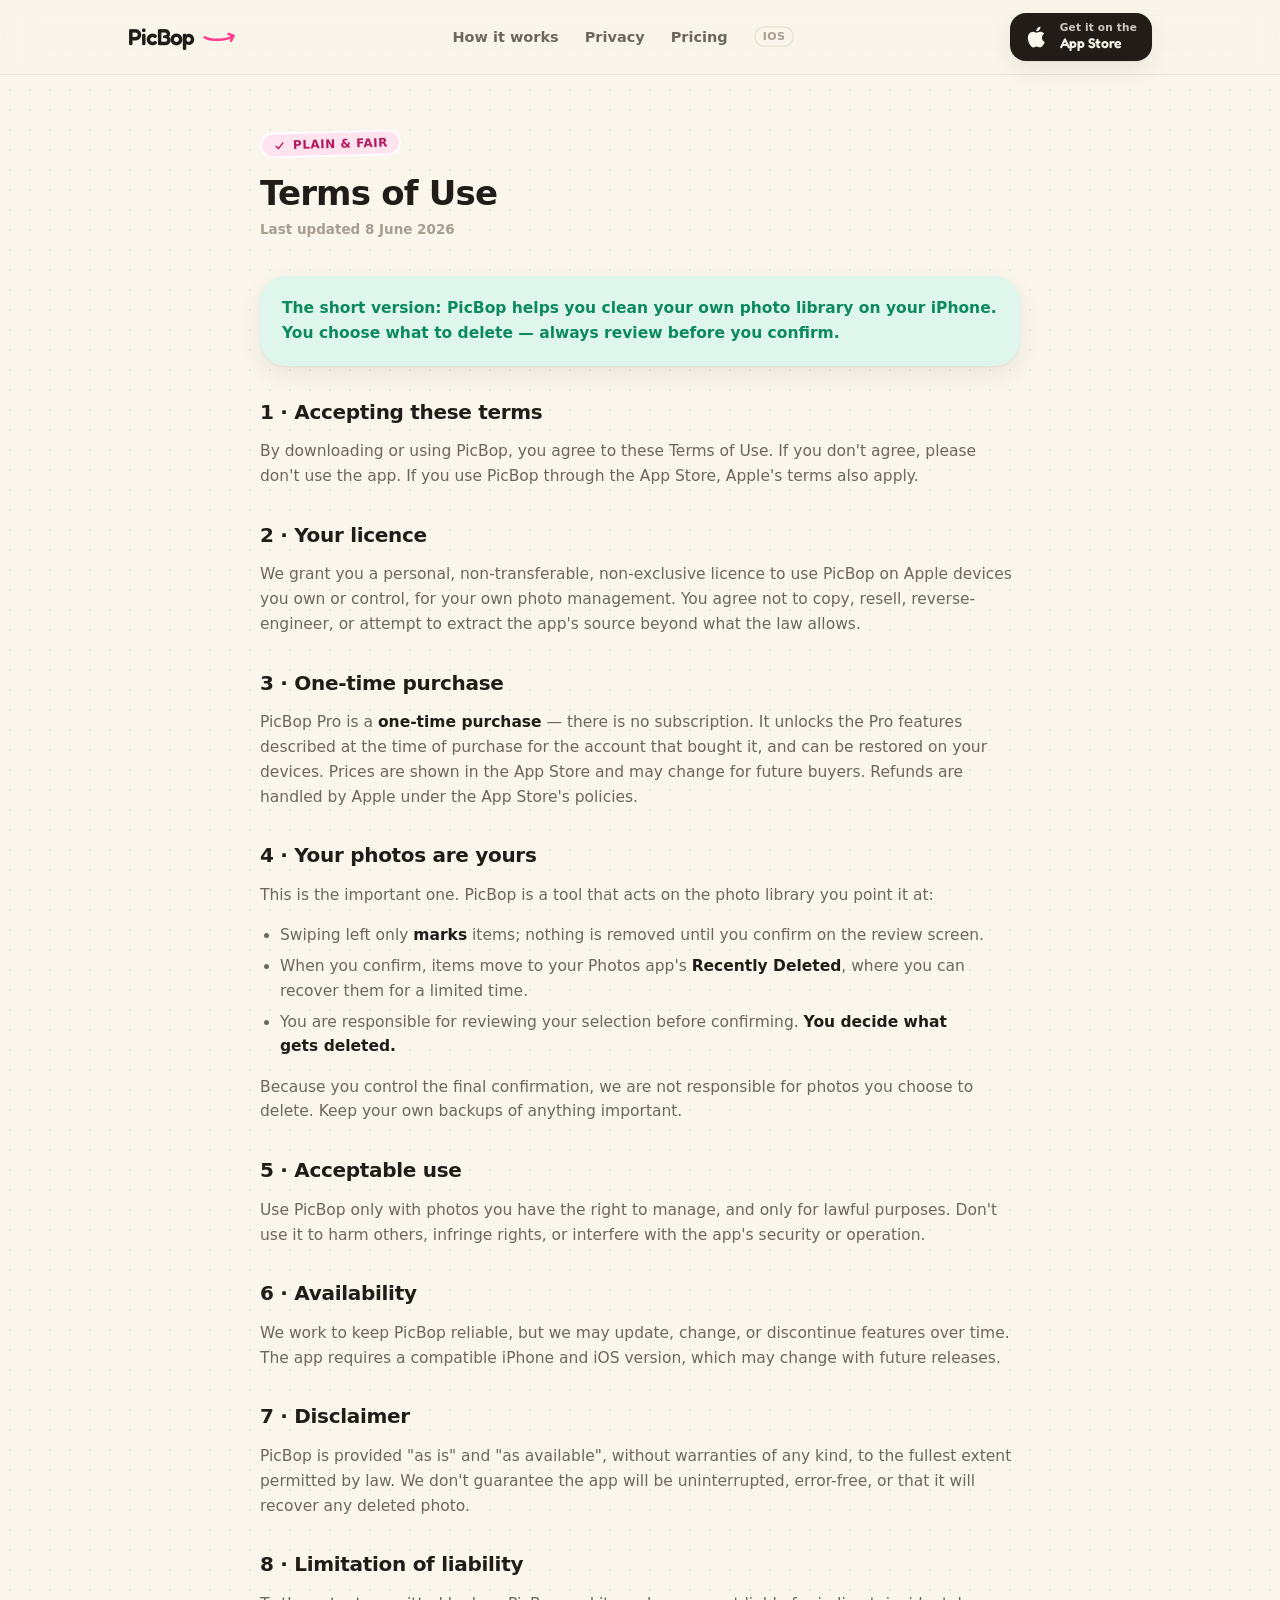
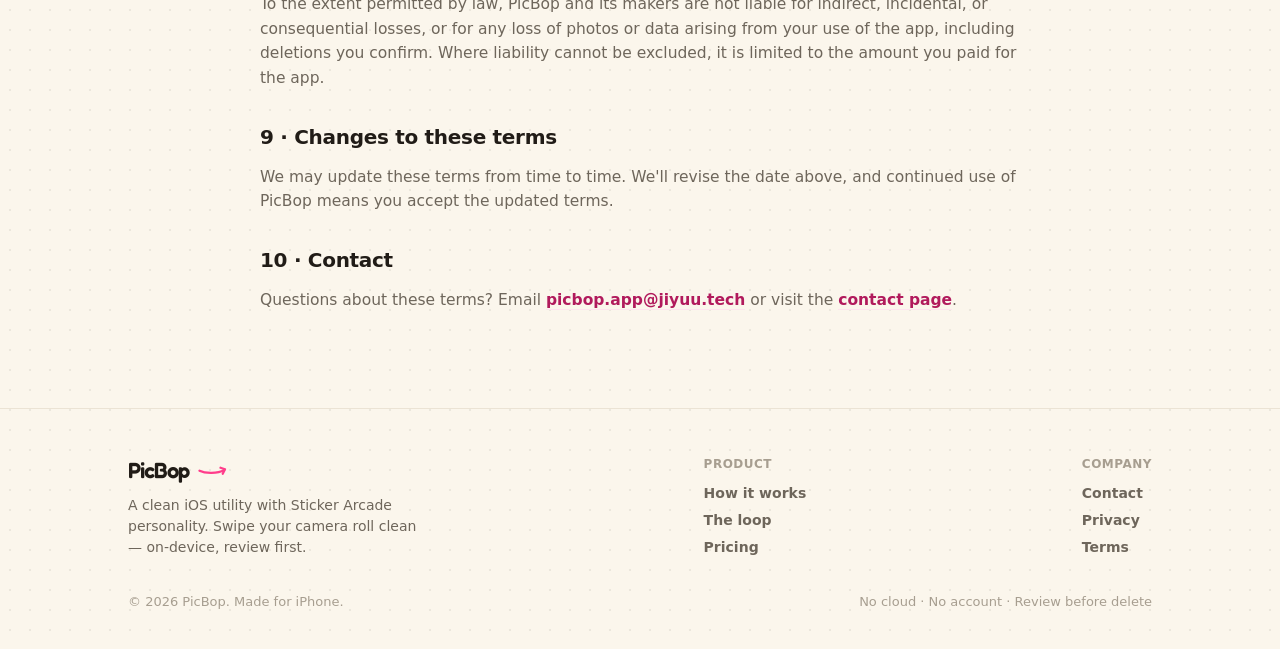
<file: terms.html>
<!doctype html>
<html lang="en" data-theme="light">
<head>
<meta charset="utf-8" />
<meta name="viewport" content="width=device-width, initial-scale=1" />
<title>PicBop — Terms of Use</title>
<link rel="stylesheet" href="picbop-theme.css" />
<link rel="stylesheet" href="picbop-site.css" />
<meta name="description" content="PicBop Terms of Use — plain and fair. You choose what to delete; always review before you confirm. One-time purchase, no subscription." />
<meta name="theme-color" content="#FBF6EC" media="(prefers-color-scheme: light)" />
<meta name="theme-color" content="#100D0C" media="(prefers-color-scheme: dark)" />
<link rel="icon" href="icon.png" />
<link rel="apple-touch-icon" href="icon.png" />
<meta property="og:type" content="website" />
<meta property="og:site_name" content="PicBop" />
<meta property="og:title" content="PicBop — Terms of Use" />
<meta property="og:description" content="Plain and fair. You choose what to delete; always review before you confirm. One-time purchase, no subscription." />
<meta property="og:url" content="https://picbop.app/terms" />
<meta property="og:image" content="https://picbop.app/icon.png" />
<meta name="twitter:card" content="summary" />
<meta name="twitter:title" content="PicBop — Terms of Use" />
<meta name="twitter:description" content="Plain and fair. You choose what to delete; always review before you confirm." />
<meta name="twitter:image" content="https://picbop.app/icon.png" />
</head>
<body class="site">

<header class="nav">
  <div class="inner">
    <a class="nav-mark" href="index.html">
      <b>PicBop</b>
      <svg width="34" height="11" viewBox="0 0 40 12" fill="none"><path d="M2 7c8 4 24 4 33-1" stroke="var(--pb-pink)" stroke-width="3" stroke-linecap="round"/><path d="M30 3l6 2-3 6" stroke="var(--pb-pink)" stroke-width="3" stroke-linecap="round" stroke-linejoin="round"/></svg>
    </a>
    <nav class="nav-links">
      <a href="index.html#how">How it works</a>
      <a href="index.html#privacy">Privacy</a>
      <a href="index.html#pricing">Pricing</a>
      <span class="nav-ios">iOS</span>
    </nav>
    <a class="appstore" href="index.html#download" style="padding:9px 15px 9px 13px">
      <svg viewBox="0 0 24 24" fill="currentColor"><path d="M17.543 12.642c-.024-2.43 1.984-3.597 2.074-3.654-1.131-1.654-2.891-1.88-3.515-1.905-1.495-.151-2.918.881-3.676.881-.757 0-1.927-.859-3.17-.836-1.631.024-3.134.948-3.973 2.408-1.694 2.936-.433 7.284 1.215 9.668.806 1.167 1.766 2.476 3.025 2.43 1.213-.049 1.671-.785 3.137-.785 1.466 0 1.878.785 3.162.761 1.305-.024 2.131-1.189 2.929-2.36.923-1.354 1.303-2.665 1.326-2.732-.029-.013-2.54-.975-2.565-3.86zM15.1 5.43c.67-.81 1.122-1.938.999-3.06-.966.039-2.134.644-2.826 1.453-.62.717-1.163 1.864-1.018 2.965 1.078.084 2.176-.548 2.845-1.358z"/></svg>
      <span><span class="as-sub" style="display:block">Get it on the</span><span class="as-main" style="font-size:14px">App Store</span></span>
    </a>
  </div>
</header>

<main class="wrap wrap--narrow doc">
  <span class="eyebrow"><svg width="13" height="13" viewBox="0 0 24 24" fill="none" stroke="currentColor" stroke-width="2.4"><path d="M5 12l5 5 9-11"/></svg> Plain &amp; fair</span>
  <h1 style="margin-top:16px">Terms of Use</h1>
  <p class="updated">Last updated 8 June 2026</p>

  <div class="pb-card" style="padding:20px 22px;background:var(--pb-keep-soft);margin-bottom:30px">
    <p style="margin:0;color:var(--pb-keep-ink);font-weight:600;font-size:15.5px">The short version: PicBop helps you clean your own photo library on your iPhone. <strong style="color:var(--pb-keep-ink)">You choose what to delete</strong> — always review before you confirm.</p>
  </div>

  <h2>1 · Accepting these terms</h2>
  <p>By downloading or using PicBop, you agree to these Terms of Use. If you don't agree, please don't use the app. If you use PicBop through the App Store, Apple's terms also apply.</p>

  <h2>2 · Your licence</h2>
  <p>We grant you a personal, non-transferable, non-exclusive licence to use PicBop on Apple devices you own or control, for your own photo management. You agree not to copy, resell, reverse-engineer, or attempt to extract the app's source beyond what the law allows.</p>

  <h2>3 · One-time purchase</h2>
  <p>PicBop Pro is a <strong>one-time purchase</strong> — there is no subscription. It unlocks the Pro features described at the time of purchase for the account that bought it, and can be restored on your devices. Prices are shown in the App Store and may change for future buyers. Refunds are handled by Apple under the App Store's policies.</p>

  <h2>4 · Your photos are yours</h2>
  <p>This is the important one. PicBop is a tool that acts on the photo library you point it at:</p>
  <ul>
    <li>Swiping left only <strong>marks</strong> items; nothing is removed until you confirm on the review screen.</li>
    <li>When you confirm, items move to your Photos app's <strong>Recently Deleted</strong>, where you can recover them for a limited time.</li>
    <li>You are responsible for reviewing your selection before confirming. <strong>You decide what gets deleted.</strong></li>
  </ul>
  <p>Because you control the final confirmation, we are not responsible for photos you choose to delete. Keep your own backups of anything important.</p>

  <h2>5 · Acceptable use</h2>
  <p>Use PicBop only with photos you have the right to manage, and only for lawful purposes. Don't use it to harm others, infringe rights, or interfere with the app's security or operation.</p>

  <h2>6 · Availability</h2>
  <p>We work to keep PicBop reliable, but we may update, change, or discontinue features over time. The app requires a compatible iPhone and iOS version, which may change with future releases.</p>

  <h2>7 · Disclaimer</h2>
  <p>PicBop is provided "as is" and "as available", without warranties of any kind, to the fullest extent permitted by law. We don't guarantee the app will be uninterrupted, error-free, or that it will recover any deleted photo.</p>

  <h2>8 · Limitation of liability</h2>
  <p>To the extent permitted by law, PicBop and its makers are not liable for indirect, incidental, or consequential losses, or for any loss of photos or data arising from your use of the app, including deletions you confirm. Where liability cannot be excluded, it is limited to the amount you paid for the app.</p>

  <h2>9 · Changes to these terms</h2>
  <p>We may update these terms from time to time. We'll revise the date above, and continued use of PicBop means you accept the updated terms.</p>

  <h2>10 · Contact</h2>
  <p>Questions about these terms? Email <a class="link" href="mailto:picbop.app@jiyuu.tech">picbop.app@jiyuu.tech</a> or visit the <a class="link" href="contact.html">contact page</a>.</p>
</main>

<footer class="footer">
  <div class="wrap">
    <div class="cols">
      <div style="max-width:300px">
        <span class="nav-mark"><b style="font-family:var(--pb-display);font-weight:600;font-size:22px;letter-spacing:-1px">PicBop</b>
          <svg width="30" height="10" viewBox="0 0 40 12" fill="none"><path d="M2 7c8 4 24 4 33-1" stroke="var(--pb-pink)" stroke-width="3" stroke-linecap="round"/><path d="M30 3l6 2-3 6" stroke="var(--pb-pink)" stroke-width="3" stroke-linecap="round" stroke-linejoin="round"/></svg></span>
        <p style="font-size:14px;line-height:1.5;color:var(--pb-ink2);margin:12px 0 0">A clean iOS utility with Sticker Arcade personality. Swipe your camera roll clean — on-device, review first.</p>
      </div>
      <div>
        <div class="footer-col-h">Product</div>
        <div class="footer-links">
          <a href="index.html#how">How it works</a>
          <a href="index.html#loop">The loop</a>
          <a href="index.html#pricing">Pricing</a>
        </div>
      </div>
      <div>
        <div class="footer-col-h">Company</div>
        <div class="footer-links">
          <a href="contact.html">Contact</a>
          <a href="privacy.html">Privacy</a>
          <a href="terms.html">Terms</a>
        </div>
      </div>
    </div>
    <div class="footer-fine">
      <span>© 2026 PicBop. Made for iPhone.</span>
      <span>No cloud · No account · Review before delete</span>
    </div>
  </div>
</footer>

</body>
</html>
</file>
<file: picbop-theme.css>
/* picbop-theme.css — PicBop "Sticker Arcade" theme system
   Sticker sheet + arcade feedback + premium iOS. */

@import url('https://fonts.googleapis.com/css2?family=Fredoka:wght@400;500;600;700&family=Caveat:wght@500;600;700&display=swap');

:root{
  /* ── brand ── */
  --pb-pink:#FF3D8B;        /* hot bubblegum primary */
  --pb-pink-press:#E62C78;
  --pb-pink-soft:#FFE3EE;   /* pink tint surface */
  --pb-pink-ink:#B11A5C;

  /* ── action colors ── */
  --pb-keep:#1FC68B;   --pb-keep-soft:#DFF6EC;   --pb-keep-ink:#0C8A5E;
  --pb-del:#FF6A4A;    --pb-del-soft:#FFE6DF;    --pb-del-ink:#C7401F;
  --pb-fav:#FFB02E;    --pb-fav-soft:#FFF0D4;    --pb-fav-ink:#B5790A;
  --pb-later:#6E86FF;  --pb-later-soft:#E5E9FF;  --pb-later-ink:#3B51C9;

  /* ── neutrals (light / cream) ── */
  --pb-bg:#FBF6EC;          /* cream */
  --pb-bg2:#F4ECDD;
  --pb-surface:#FFFFFF;
  --pb-ink:#211C17;         /* warm near-black */
  --pb-ink2:#6E665B;
  --pb-ink3:#A79E90;
  --pb-line:#EBE3D4;
  --pb-dot:rgba(33,28,23,.07);     /* paper dots */
  --pb-stickerline:#FFFFFF;        /* die-cut outline */

  /* ── shape & motion ── */
  --pb-r-sm:12px; --pb-r:18px; --pb-r-lg:26px; --pb-r-xl:34px;
  --pb-shadow:0 1px 2px rgba(33,28,23,.06), 0 8px 22px rgba(33,28,23,.08);
  --pb-shadow-lg:0 2px 4px rgba(33,28,23,.07), 0 18px 44px rgba(33,28,23,.14);
  --pb-pop:0 2px 0 rgba(0,0,0,.12);   /* arcade button base */
  --pb-ease:cubic-bezier(.2,.8,.3,1.3);

  --pb-ui:-apple-system,BlinkMacSystemFont,"SF Pro Text","Segoe UI",system-ui,sans-serif;
  --pb-display:"Fredoka",var(--pb-ui);
  --pb-hand:"Caveat",cursive;
}

[data-theme="dark"]{
  --pb-pink:#FF4F97; --pb-pink-press:#FF2D85; --pb-pink-soft:#3A1B29; --pb-pink-ink:#FF9CC4;
  --pb-keep:#2BD79A; --pb-keep-soft:#14352B; --pb-keep-ink:#79EBC4;
  --pb-del:#FF7B5C; --pb-del-soft:#3A2019; --pb-del-ink:#FFB3A0;
  --pb-fav:#FFBE4D; --pb-fav-soft:#3A2D14; --pb-fav-ink:#FFD894;
  --pb-later:#8398FF; --pb-later-soft:#1E243F; --pb-later-ink:#B9C5FF;

  --pb-bg:#100D0C;          /* black craft */
  --pb-bg2:#211D19;
  --pb-surface:#29241F;     /* lifted surface for separation */
  --pb-ink:#F8F3EA;
  --pb-ink2:#D6CEC0;        /* brighter secondary for readable descriptions */
  --pb-ink3:#ADA293;        /* brighter tertiary for badges/meta */
  --pb-line:#403832;
  --pb-dot:rgba(255,255,255,.055);
  --pb-stickerline:rgba(255,255,255,.16);
  --pb-shadow:0 1px 2px rgba(0,0,0,.4), 0 10px 26px rgba(0,0,0,.45);
  --pb-shadow-lg:0 2px 6px rgba(0,0,0,.5), 0 22px 50px rgba(0,0,0,.55);
}

*{box-sizing:border-box}

/* ── paper background ── */
.pb-paper{
  background-color:var(--pb-bg);
  background-image:radial-gradient(var(--pb-dot) 1.4px, transparent 1.5px);
  background-size:18px 18px;
}

/* ── typography ── */
.pb-font-ui{font-family:var(--pb-ui)}
.pb-font-display{font-family:var(--pb-display)}
.pb-font-hand{font-family:var(--pb-hand)}
.pb-h1{font-family:var(--pb-display);font-weight:600;font-size:34px;line-height:1.05;letter-spacing:-.5px;color:var(--pb-ink)}
.pb-h2{font-family:var(--pb-display);font-weight:600;font-size:24px;line-height:1.1;letter-spacing:-.2px;color:var(--pb-ink)}
.pb-title{font-family:var(--pb-ui);font-weight:700;font-size:18px;color:var(--pb-ink);letter-spacing:-.2px}
/* clean UI titles — utility screens (settings, stats, missions, review, confirm) */
.pb-h1-ui{font-family:var(--pb-ui);font-weight:800;font-size:30px;line-height:1.1;letter-spacing:-.7px;color:var(--pb-ink)}
.pb-h2-ui{font-family:var(--pb-ui);font-weight:800;font-size:22px;line-height:1.15;letter-spacing:-.45px;color:var(--pb-ink)}
.pb-body{font-family:var(--pb-ui);font-weight:400;font-size:15px;line-height:1.45;color:var(--pb-ink2)}
.pb-cap{font-family:var(--pb-ui);font-weight:600;font-size:12px;letter-spacing:.3px;color:var(--pb-ink3);text-transform:uppercase}
.pb-num{font-family:var(--pb-ui);font-weight:700;font-size:inherit;letter-spacing:-.4px;font-variant-numeric:tabular-nums;color:var(--pb-ink)}
.pb-numd{font-family:var(--pb-display);font-weight:600;font-variant-numeric:tabular-nums;color:var(--pb-ink)}

/* ── wordmark ── */
.pb-wordmark{display:inline-flex;flex-direction:column;align-items:center;gap:1px;line-height:1}
.pb-wordmark b{font-family:var(--pb-display);font-weight:600;letter-spacing:-1px;color:var(--pb-ink)}
.pb-wordmark .pb-swipe{display:block;color:var(--pb-pink)}

/* ── buttons (arcade-press) ── */
.pb-btn{
  appearance:none;border:none;cursor:pointer;
  font-family:var(--pb-ui);font-weight:700;font-size:17px;letter-spacing:-.1px;
  color:#fff;background:var(--pb-pink);white-space:nowrap;
  padding:14px 24px;border-radius:var(--pb-r-lg);
  display:inline-flex;align-items:center;justify-content:center;gap:8px;
  box-shadow:var(--pb-pop), var(--pb-shadow);
  transition:transform .12s var(--pb-ease), box-shadow .12s, filter .12s;
}
.pb-btn:hover{filter:brightness(1.03)}
.pb-btn:active{transform:translateY(2px);box-shadow:0 0 0 rgba(0,0,0,0), var(--pb-shadow)}
.pb-btn--block{display:flex;width:100%}
.pb-btn--mint{background:var(--pb-keep)}
.pb-btn--coral{background:var(--pb-del)}
.pb-btn--ghost{background:transparent;color:var(--pb-ink);box-shadow:inset 0 0 0 2px var(--pb-line)}
.pb-btn--ghost:active{transform:translateY(0);background:var(--pb-bg2)}
.pb-btn--soft{background:var(--pb-pink-soft);color:var(--pb-pink-ink);box-shadow:var(--pb-shadow)}
.pb-btn--sm{font-size:15px;padding:10px 16px;border-radius:var(--pb-r)}
.pb-btn--lg{font-size:18px;padding:17px 24px;border-radius:var(--pb-r-xl)}
.pb-btn:disabled,.pb-btn--off{pointer-events:none;background:var(--pb-bg2);color:var(--pb-ink3);box-shadow:inset 0 0 0 1.5px var(--pb-line)}
.pb-btn:disabled:active,.pb-btn--off:active{transform:none}
.pb-btn--link{background:transparent;color:var(--pb-ink2);box-shadow:none;font-weight:600;font-size:15px;padding:8px}
.pb-btn--link:active{transform:none;background:transparent;color:var(--pb-ink)}

/* ── sticker chips (action) ── */
.pb-chip{
  display:inline-flex;align-items:center;gap:7px;
  font-family:var(--pb-ui);font-weight:700;font-size:14px;
  padding:7px 13px 7px 9px;border-radius:100px;
  background:var(--pb-surface);color:var(--pb-ink);white-space:nowrap;
  box-shadow:inset 0 0 0 2.5px var(--pb-stickerline), var(--pb-shadow);
}
.pb-chip .pb-dot{width:18px;height:18px;border-radius:50%;display:inline-flex;align-items:center;justify-content:center;color:#fff;font-size:12px;flex:0 0 auto}
.pb-chip--keep .pb-dot{background:var(--pb-keep)}
.pb-chip--del .pb-dot{background:var(--pb-del)}
.pb-chip--fav .pb-dot{background:var(--pb-fav)}
.pb-chip--later .pb-dot{background:var(--pb-later)}
/* filled variant */
.pb-chip--fill{box-shadow:inset 0 0 0 2.5px var(--pb-stickerline), var(--pb-shadow)}
.pb-chip--keep.pb-chip--fill{background:var(--pb-keep-soft);color:var(--pb-keep-ink)}
.pb-chip--del.pb-chip--fill{background:var(--pb-del-soft);color:var(--pb-del-ink)}
.pb-chip--fav.pb-chip--fill{background:var(--pb-fav-soft);color:var(--pb-fav-ink)}
.pb-chip--later.pb-chip--fill{background:var(--pb-later-soft);color:var(--pb-later-ink)}

/* ── trust badges (die-cut stickers) ── */
.pb-badge{
  display:inline-flex;align-items:center;gap:6px;
  font-family:var(--pb-ui);font-weight:700;font-size:13px;
  padding:6px 12px;border-radius:100px;
  background:var(--pb-pink-soft);color:var(--pb-pink-ink);white-space:nowrap;
  box-shadow:inset 0 0 0 2px var(--pb-stickerline), 0 4px 12px rgba(33,28,23,.10);
  transform:rotate(-2deg);
}
.pb-badge svg{width:14px;height:14px}
.pb-badge--keep{background:var(--pb-keep-soft);color:var(--pb-keep-ink);transform:rotate(2deg)}
.pb-badge--later{background:var(--pb-later-soft);color:var(--pb-later-ink);transform:rotate(-1.5deg)}

/* ── action circles (swipe screen) ── */
.pb-action{
  width:62px;height:62px;border-radius:50%;border:none;cursor:pointer;
  display:inline-flex;flex-direction:column;align-items:center;justify-content:center;
  background:var(--pb-surface);box-shadow:inset 0 0 0 2.5px var(--pb-stickerline), var(--pb-shadow);
  transition:transform .12s var(--pb-ease);
}
.pb-action:active{transform:scale(.92)}
.pb-action svg{width:26px;height:26px}
.pb-action--keep{color:var(--pb-keep)}
.pb-action--del{color:var(--pb-del)}
.pb-action--fav{color:var(--pb-fav)}
.pb-action--later{color:var(--pb-later)}
.pb-action--primary{background:var(--pb-pink);color:#fff;box-shadow:var(--pb-pop),var(--pb-shadow)}

/* ── cards ── */
.pb-card{
  background:var(--pb-surface);border-radius:var(--pb-r-lg);
  box-shadow:var(--pb-shadow);padding:18px;
}
.pb-card--quiet{box-shadow:inset 0 0 0 1.5px var(--pb-line)}

/* ── swatch ── */
.pb-sw{border-radius:var(--pb-r);height:64px;box-shadow:inset 0 0 0 2.5px var(--pb-stickerline), var(--pb-shadow)}

/* misc */
.pb-stack{display:flex;flex-direction:column}
.pb-row{display:flex;align-items:center}
.pb-wrap{flex-wrap:wrap}
.pb-divider{height:1px;background:var(--pb-line);border:none;margin:0}

/* ── clean iOS list (settings / feature rows) ── */
.pb-list{background:var(--pb-surface);border-radius:var(--pb-r-lg);box-shadow:var(--pb-shadow);overflow:hidden}
.pb-list-row{display:flex;align-items:center;gap:13px;padding:13px 15px}
.pb-list-row+.pb-list-row{box-shadow:inset 0 1px 0 var(--pb-line)}
.pb-feat-ic{width:34px;height:34px;border-radius:11px;flex:0 0 auto;display:flex;align-items:center;justify-content:center}

/* ── review thumb (selected photo, removable) ── */
.pb-thumb{position:relative;border-radius:var(--pb-r-sm);overflow:hidden;box-shadow:inset 0 0 0 2px var(--pb-stickerline)}
.pb-thumb-x{position:absolute;top:5px;right:5px;width:22px;height:22px;border:none;border-radius:50%;cursor:pointer;
  background:rgba(20,16,14,.62);color:#fff;display:flex;align-items:center;justify-content:center;backdrop-filter:blur(2px)}
.pb-thumb-mb{position:absolute;left:0;right:0;bottom:0;padding:8px 7px 5px;font-size:10.5px;font-weight:700;color:#fff;
  background:linear-gradient(transparent,rgba(0,0,0,.55));font-variant-numeric:tabular-nums}

/* ── modal / confirm sheet ── */
.pb-scrim{position:absolute;inset:0;z-index:30;background:rgba(20,16,14,.46);backdrop-filter:blur(3px);
  display:flex;align-items:flex-end;justify-content:center;padding:14px}
.pb-sheet{width:100%;background:var(--pb-surface);border-radius:var(--pb-r-xl);padding:22px 20px 18px;
  box-shadow:var(--pb-shadow-lg)}

/* ── iOS toggle ── */
.pb-tog{width:46px;height:28px;border-radius:100px;flex:0 0 auto;position:relative;cursor:pointer;
  background:var(--pb-bg2);box-shadow:inset 0 0 0 1.5px var(--pb-line);transition:background .2s}
.pb-tog::after{content:"";position:absolute;top:3px;left:3px;width:22px;height:22px;border-radius:50%;
  background:#fff;box-shadow:0 1px 3px rgba(0,0,0,.25);transition:transform .2s var(--pb-ease)}
.pb-tog[data-on="1"]{background:var(--pb-keep);box-shadow:none}
.pb-tog[data-on="1"]::after{transform:translateX(18px)}

/* ── segmented control ── */
.pb-seg{display:flex;gap:3px;padding:3px;border-radius:13px;background:var(--pb-bg2);box-shadow:inset 0 0 0 1.5px var(--pb-line)}
.pb-seg button{flex:1;border:none;cursor:pointer;background:transparent;color:var(--pb-ink2);
  font-family:var(--pb-ui);font-weight:600;font-size:13px;padding:7px 4px;border-radius:10px;transition:.16s}
.pb-seg button[data-on="1"]{background:var(--pb-surface);color:var(--pb-ink);box-shadow:var(--pb-shadow)}

/* ── price pill (paywall) ── */
.pb-price{display:inline-flex;align-items:baseline;gap:7px}
.pb-price b{font-family:var(--pb-display);font-weight:600;font-size:42px;letter-spacing:-1px;color:var(--pb-ink);font-variant-numeric:tabular-nums}

/* ── motion (onboarding liveliness) ── */
@media (prefers-reduced-motion: no-preference){
  @keyframes pb-float{0%,100%{transform:translateY(0) rotate(var(--r,0deg))}50%{transform:translateY(-7px) rotate(var(--r,0deg))}}
  @keyframes pb-bobcard{0%,100%{transform:rotate(-5deg) translateY(0)}50%{transform:rotate(-5deg) translateY(-9px)}}
  @keyframes pb-pop{0%{transform:scale(.6) rotate(-8deg);opacity:0}40%{transform:scale(1.12) rotate(-8deg);opacity:1}70%{transform:scale(.96) rotate(-8deg)}100%{transform:scale(1) rotate(-8deg);opacity:1}}
  @keyframes pb-tick{0%{transform:translateY(0)}}
  @keyframes pb-toastin{0%{transform:translate(-50%,-8px) scale(.9);opacity:0}100%{transform:translate(-50%,0) scale(1);opacity:1}}
  @keyframes pb-risemb{0%{transform:translateY(8px) scale(.8);opacity:0}30%{opacity:1}100%{transform:translateY(-34px) scale(1.05);opacity:0}}
  @keyframes pb-flymb{0%{transform:translate(0,0) scale(.7);opacity:0}18%{opacity:1;transform:translate(calc(var(--fx,80px)*.18),-14px) scale(1.12)}100%{transform:translate(var(--fx,80px),var(--fy,-118px)) scale(.5);opacity:0}}
  @keyframes pb-badgepop{0%{transform:scale(1)}45%{transform:scale(1.16)}100%{transform:scale(1)}}
  @keyframes pb-stampin{0%{opacity:0;transform:translate(-50%,-50%) scale(.4)}100%{opacity:1}}
  @keyframes pb-ringdraw{from{stroke-dashoffset:var(--c)}}
  .pb-anim-float{animation:pb-float 3.4s ease-in-out infinite}
  .pb-anim-bob{animation:pb-bobcard 3.8s ease-in-out infinite}
  .pb-anim-pop{animation:pb-pop .9s var(--pb-ease) both}
  .pb-anim-toast{animation:pb-toastin .22s var(--pb-ease) both}
  .pb-anim-risemb{animation:pb-risemb 1s ease-out both}
  .pb-anim-flymb{animation:pb-flymb .8s cubic-bezier(.45,0,.55,1) both}
  .pb-anim-badgepop{animation:pb-badgepop .42s var(--pb-ease) both}
}
</file>
<file: picbop-site.css>
/* picbop-site.css — PicBop marketing site. Layers on top of picbop-theme.css.
   Sticker Arcade brand, web layout. Light cream by default; dark "black craft" strips for contrast. */

html{scroll-behavior:smooth}
body{margin:0;font-family:var(--pb-ui);color:var(--pb-ink);background:var(--pb-bg);-webkit-font-smoothing:antialiased}
a{color:inherit;text-decoration:none}
img{max-width:100%}

.site{
  background-color:var(--pb-bg);
  background-image:radial-gradient(var(--pb-dot) 1.4px, transparent 1.5px);
  background-size:20px 20px;
}
.wrap{max-width:1080px;margin:0 auto;padding:0 28px}
.wrap--narrow{max-width:760px}

/* ── nav ── */
.nav{position:sticky;top:0;z-index:40;backdrop-filter:blur(14px);
  background:color-mix(in srgb, var(--pb-bg) 80%, transparent);border-bottom:1px solid var(--pb-line)}
.nav .inner{max-width:1080px;margin:0 auto;padding:13px 28px;display:flex;align-items:center;justify-content:space-between;gap:16px}
.nav-mark{display:inline-flex;align-items:center;gap:9px}
.nav-mark b{font-family:var(--pb-display);font-weight:600;font-size:23px;letter-spacing:-1px;color:var(--pb-ink)}
.nav-links{display:flex;align-items:center;gap:26px}
.nav-links a{font-size:14.5px;font-weight:600;color:var(--pb-ink2)}
.nav-links a:hover{color:var(--pb-ink)}
.nav-ios{font-size:11px;font-weight:700;letter-spacing:.4px;color:var(--pb-ink3);text-transform:uppercase;
  padding:4px 9px;border-radius:100px;box-shadow:inset 0 0 0 1.5px var(--pb-line)}

/* ── App Store button ── */
.appstore{display:inline-flex;align-items:center;gap:11px;background:var(--pb-ink);color:var(--pb-bg);
  padding:12px 20px 12px 17px;border-radius:16px;box-shadow:var(--pb-shadow);transition:transform .12s var(--pb-ease),filter .12s}
.appstore:hover{filter:brightness(1.08)}
.appstore:active{transform:translateY(1px)}
.appstore .as-sub{font-size:10.5px;font-weight:600;opacity:.8;line-height:1;letter-spacing:.2px}
.appstore .as-main{font-family:var(--pb-display);font-weight:600;font-size:18px;line-height:1.05;letter-spacing:-.3px}
.appstore svg{width:26px;height:26px;flex:0 0 auto}

/* ── sections ── */
.section{padding:84px 0}
.section--tight{padding:54px 0}
.eyebrow{display:inline-flex;align-items:center;gap:7px;font-size:12px;font-weight:700;letter-spacing:.5px;white-space:nowrap;
  text-transform:uppercase;color:var(--pb-pink-ink);background:var(--pb-pink-soft);
  padding:6px 13px;border-radius:100px;box-shadow:inset 0 0 0 2px var(--pb-stickerline);transform:rotate(-1.5deg)}
.h-display{font-family:var(--pb-display);font-weight:600;letter-spacing:-1px;line-height:1.03;color:var(--pb-ink);margin:0}
.lead{font-size:18px;line-height:1.5;color:var(--pb-ink2);margin:0;text-wrap:pretty}

/* ── hero ── */
.hero{display:grid;grid-template-columns:1.05fr .95fr;gap:40px;align-items:center;padding:64px 0 40px}
.hero-cta{display:flex;align-items:center;gap:16px;flex-wrap:wrap;margin-top:26px}
.hero-trust{display:flex;flex-wrap:wrap;gap:10px;margin-top:22px}

/* ── phone frame (static mock) ── */
.phone{width:286px;height:600px;border-radius:44px;background:var(--pb-bg);flex:0 0 auto;position:relative;overflow:hidden;
  box-shadow:inset 0 0 0 9px var(--pb-ink), inset 0 0 0 11px rgba(255,255,255,.12), var(--pb-shadow-lg)}
.phone .dotbg{position:absolute;inset:11px;border-radius:36px;background-color:var(--pb-bg);
  background-image:radial-gradient(var(--pb-dot) 1.4px,transparent 1.5px);background-size:18px 18px}
.phone .notch{position:absolute;top:20px;left:50%;transform:translateX(-50%);width:96px;height:26px;background:var(--pb-ink);border-radius:14px;z-index:6}
.phone .scr{position:absolute;inset:11px;border-radius:36px;overflow:hidden;display:flex;flex-direction:column;padding:42px 16px 16px}
.phone-tilt{transform:rotate(2.5deg)}
.phone-tilt--l{transform:rotate(-2.5deg)}

/* photo tile */
.ph{position:relative;overflow:hidden;background:linear-gradient(150deg,hsl(var(--h,330) 42% 88%),hsl(calc(var(--h,330) + 40) 38% 82%))}
[data-theme="dark"] .ph{background:linear-gradient(150deg,hsl(var(--h,330) 30% 32%),hsl(calc(var(--h,330) + 40) 26% 24%))}

/* ── real screenshot inside phone frame ── */
.phone--shot .notch,.phone--shot .dotbg{display:none}
.phone--shot .scr{padding:0;background:var(--pb-bg)}
.shot{width:100%;height:100%;object-fit:cover;display:block}

/* ── App Store screenshot strip ── */
.shots{display:flex;gap:18px;overflow-x:auto;scroll-snap-type:x mandatory;
  padding:8px 28px 26px;margin:0 -28px;-webkit-overflow-scrolling:touch;
  scrollbar-width:none}
.shots::-webkit-scrollbar{display:none}
.shots-card{flex:0 0 auto;width:250px;border-radius:28px;overflow:hidden;scroll-snap-align:center;
  box-shadow:var(--pb-shadow-lg);transition:transform .25s var(--pb-ease)}
.shots-card:hover{transform:translateY(-6px) rotate(-1deg)}
.shots-card img{display:block;width:100%;height:auto}

/* ── feature grid ── */
.grid{display:grid;gap:18px}
.swipe-card{padding:22px;border-radius:var(--pb-r-lg);background:var(--pb-surface);box-shadow:var(--pb-shadow);position:relative}
.swipe-ic{width:52px;height:52px;border-radius:16px;display:flex;align-items:center;justify-content:center;box-shadow:inset 0 0 0 2px var(--pb-stickerline)}
.feat-title{font-size:18px;font-weight:700;letter-spacing:-.2px;color:var(--pb-ink);margin:14px 0 4px}
.feat-body{font-size:14.5px;line-height:1.45;color:var(--pb-ink2);margin:0}

/* ── dark strip ── */
.strip-dark{background:var(--pb-bg);background-image:radial-gradient(var(--pb-dot) 1.4px,transparent 1.5px);background-size:20px 20px}

/* ── pricing ── */
.price-grid{display:grid;grid-template-columns:1fr 1fr;gap:18px;max-width:720px;margin:0 auto}
.price-card{padding:28px;border-radius:var(--pb-r-xl);background:var(--pb-surface);box-shadow:var(--pb-shadow)}
.price-card--pro{box-shadow:inset 0 0 0 2.5px var(--pb-pink), var(--pb-shadow-lg);position:relative}
.price-num{font-family:var(--pb-ui);font-weight:800;font-size:46px;letter-spacing:-1.5px;color:var(--pb-ink);font-variant-numeric:tabular-nums}
.price-row{display:flex;align-items:center;gap:10px;font-size:14.5px;font-weight:600;color:var(--pb-ink);padding:7px 0}
.price-row svg{flex:0 0 auto}

/* ── footer ── */
.footer{border-top:1px solid var(--pb-line);padding:48px 0 40px}
.footer .cols{display:flex;justify-content:space-between;gap:40px;flex-wrap:wrap}
.footer-links{display:flex;flex-direction:column;gap:11px}
.footer-links a{font-size:14px;font-weight:600;color:var(--pb-ink2)}
.footer-links a:hover{color:var(--pb-ink)}
.footer-col-h{font-size:12px;font-weight:700;text-transform:uppercase;letter-spacing:.5px;color:var(--pb-ink3);margin-bottom:14px}
.footer-fine{margin-top:36px;font-size:13px;color:var(--pb-ink3);display:flex;justify-content:space-between;gap:16px;flex-wrap:wrap}

/* ── legal / content pages ── */
.doc{padding:56px 0 80px}
.doc h1{font-family:var(--pb-ui);font-weight:800;font-size:34px;letter-spacing:-.8px;margin:0 0 6px;color:var(--pb-ink)}
.doc .updated{font-size:13.5px;font-weight:600;color:var(--pb-ink3);margin:0 0 36px}
.doc h2{font-family:var(--pb-ui);font-weight:800;font-size:20px;letter-spacing:-.3px;margin:34px 0 10px;color:var(--pb-ink)}
.doc p,.doc li{font-size:15.5px;line-height:1.6;color:var(--pb-ink2);text-wrap:pretty}
.doc ul{padding-left:20px;margin:10px 0}
.doc li{margin:6px 0}
.doc a.link{color:var(--pb-pink-ink);font-weight:600;border-bottom:1.5px solid var(--pb-pink-soft)}
.doc strong{color:var(--pb-ink);font-weight:700}

/* ── contact form ── */
.field{display:flex;flex-direction:column;gap:7px;margin-bottom:16px}
.field label{font-size:13px;font-weight:700;color:var(--pb-ink);letter-spacing:-.1px}
.field input,.field textarea{font-family:var(--pb-ui);font-size:15px;color:var(--pb-ink);background:var(--pb-surface);
  border:none;border-radius:var(--pb-r);padding:13px 15px;box-shadow:inset 0 0 0 1.5px var(--pb-line);transition:box-shadow .14s}
.field input:focus,.field textarea:focus{outline:none;box-shadow:inset 0 0 0 2px var(--pb-pink)}
.field textarea{resize:vertical;min-height:120px}

/* ── atmosphere: soft colored glow behind hero ── */
.hero{position:relative;isolation:isolate}
.hero::before{content:"";position:absolute;z-index:-1;inset:-22% -18% -8% -14%;pointer-events:none;
  background:
    radial-gradient(38% 46% at 80% 26%, color-mix(in srgb,var(--pb-pink) 30%,transparent), transparent 70%),
    radial-gradient(34% 40% at 16% 64%, color-mix(in srgb,var(--pb-fav) 26%,transparent), transparent 72%),
    radial-gradient(30% 38% at 62% 92%, color-mix(in srgb,var(--pb-keep) 20%,transparent), transparent 72%);
  filter:blur(46px);opacity:.75}
[data-theme="dark"] .hero::before{opacity:.5}

/* ── floating sticker decorations around hero phone ── */
.hero-art{position:relative;display:flex;justify-content:center;padding:0 56px}
.hero-sticker{position:absolute;z-index:3;display:flex;align-items:center;justify-content:center;
  width:54px;height:54px;border-radius:50%;background:var(--pb-surface);pointer-events:none;
  box-shadow:inset 0 0 0 2.5px var(--pb-stickerline),var(--pb-shadow-lg)}
.hero-sticker svg{width:25px;height:25px}
.hero-sticker--keep{color:var(--pb-keep)}
.hero-sticker--del{background:var(--pb-del);color:#fff;box-shadow:var(--pb-shadow-lg)}
.hero-sticker--fav{background:#EDA33C;color:#fff;box-shadow:inset 0 0 0 2.5px rgba(255,255,255,.55),var(--pb-shadow-lg)}
.hero-hand{position:absolute;z-index:3;pointer-events:none;font-family:var(--pb-hand);font-weight:700;font-size:25px;line-height:1}

/* ── swoosh underline accent (echoes the wordmark) ── */
.swoosh{position:relative;white-space:nowrap}
.swoosh::after{content:"";position:absolute;left:-2px;right:-14px;bottom:-.2em;height:.4em;
  background:url("data:image/svg+xml,%3Csvg xmlns='http://www.w3.org/2000/svg' viewBox='0 0 200 26' preserveAspectRatio='none' fill='none'%3E%3Cpath d='M6 15 Q100 29 184 12' stroke='%23FF3D8B' stroke-width='6' stroke-linecap='round'/%3E%3Cpath d='M167 22 L190 11 L171 2' stroke='%23FF3D8B' stroke-width='6' stroke-linecap='round' stroke-linejoin='round'/%3E%3C/svg%3E") no-repeat center/100% 100%}

/* ── nav: lift on scroll ── */
.nav{transition:box-shadow .2s,background .2s}
.nav.is-stuck{box-shadow:0 6px 22px rgba(33,28,23,.10);background:color-mix(in srgb, var(--pb-bg) 92%, transparent)}

/* ── hover life ── */
.swipe-card,.price-card{transition:transform .2s var(--pb-ease),box-shadow .2s}
.swipe-card:hover{transform:translateY(-5px);box-shadow:var(--pb-shadow-lg)}
.price-card:hover{transform:translateY(-5px);box-shadow:var(--pb-shadow-lg)}
.price-card--pro:hover{box-shadow:inset 0 0 0 2.5px var(--pb-pink), var(--pb-shadow-lg)}
.nav-links a{position:relative;transition:color .15s}
.footer-links a,.nav-links a{transition:color .15s,transform .15s}
.footer-links a:hover{transform:translateX(2px)}

/* ── final CTA glow ── */
.cta-final::before{content:"";position:absolute;z-index:0;inset:0;pointer-events:none;
  background:radial-gradient(60% 80% at 50% -10%, color-mix(in srgb,var(--pb-pink) 16%,transparent), transparent 70%)}
.cta-final>*{position:relative;z-index:1}

/* ── accessibility: visible focus ── */
a:focus-visible,button:focus-visible,.appstore:focus-visible,.pb-btn:focus-visible{
  outline:3px solid var(--pb-pink);outline-offset:3px;border-radius:10px}

/* ── reveal on load / scroll (only when JS present + motion allowed) ── */
@media (prefers-reduced-motion: no-preference){
  html.js .reveal{opacity:0;transform:translateY(24px);transition:opacity .7s var(--pb-ease),transform .7s var(--pb-ease)}
  html.js .reveal.is-in{opacity:1;transform:none}
  html.js .reveal-stagger>*{opacity:0;transform:translateY(20px);transition:opacity .6s var(--pb-ease),transform .6s var(--pb-ease)}
  html.js .reveal-stagger.is-in>*{opacity:1;transform:none}
  html.js .reveal-stagger.is-in>*:nth-child(1){transition-delay:.04s}
  html.js .reveal-stagger.is-in>*:nth-child(2){transition-delay:.12s}
  html.js .reveal-stagger.is-in>*:nth-child(3){transition-delay:.20s}
  html.js .reveal-stagger.is-in>*:nth-child(4){transition-delay:.28s}
  html.js .reveal-stagger.is-in>*:nth-child(5){transition-delay:.36s}
  html.js .reveal-stagger.is-in>*:nth-child(6){transition-delay:.44s}
}

/* ── responsive ── */
@media (max-width:860px){
  .hero{grid-template-columns:1fr;gap:30px}
  .hero-art{order:-1;display:flex;justify-content:center}
  .nav-links{display:none}
  .section{padding:60px 0}
  .price-grid{grid-template-columns:1fr}
  .hero-sticker,.hero-hand{display:none}
}
</file>
